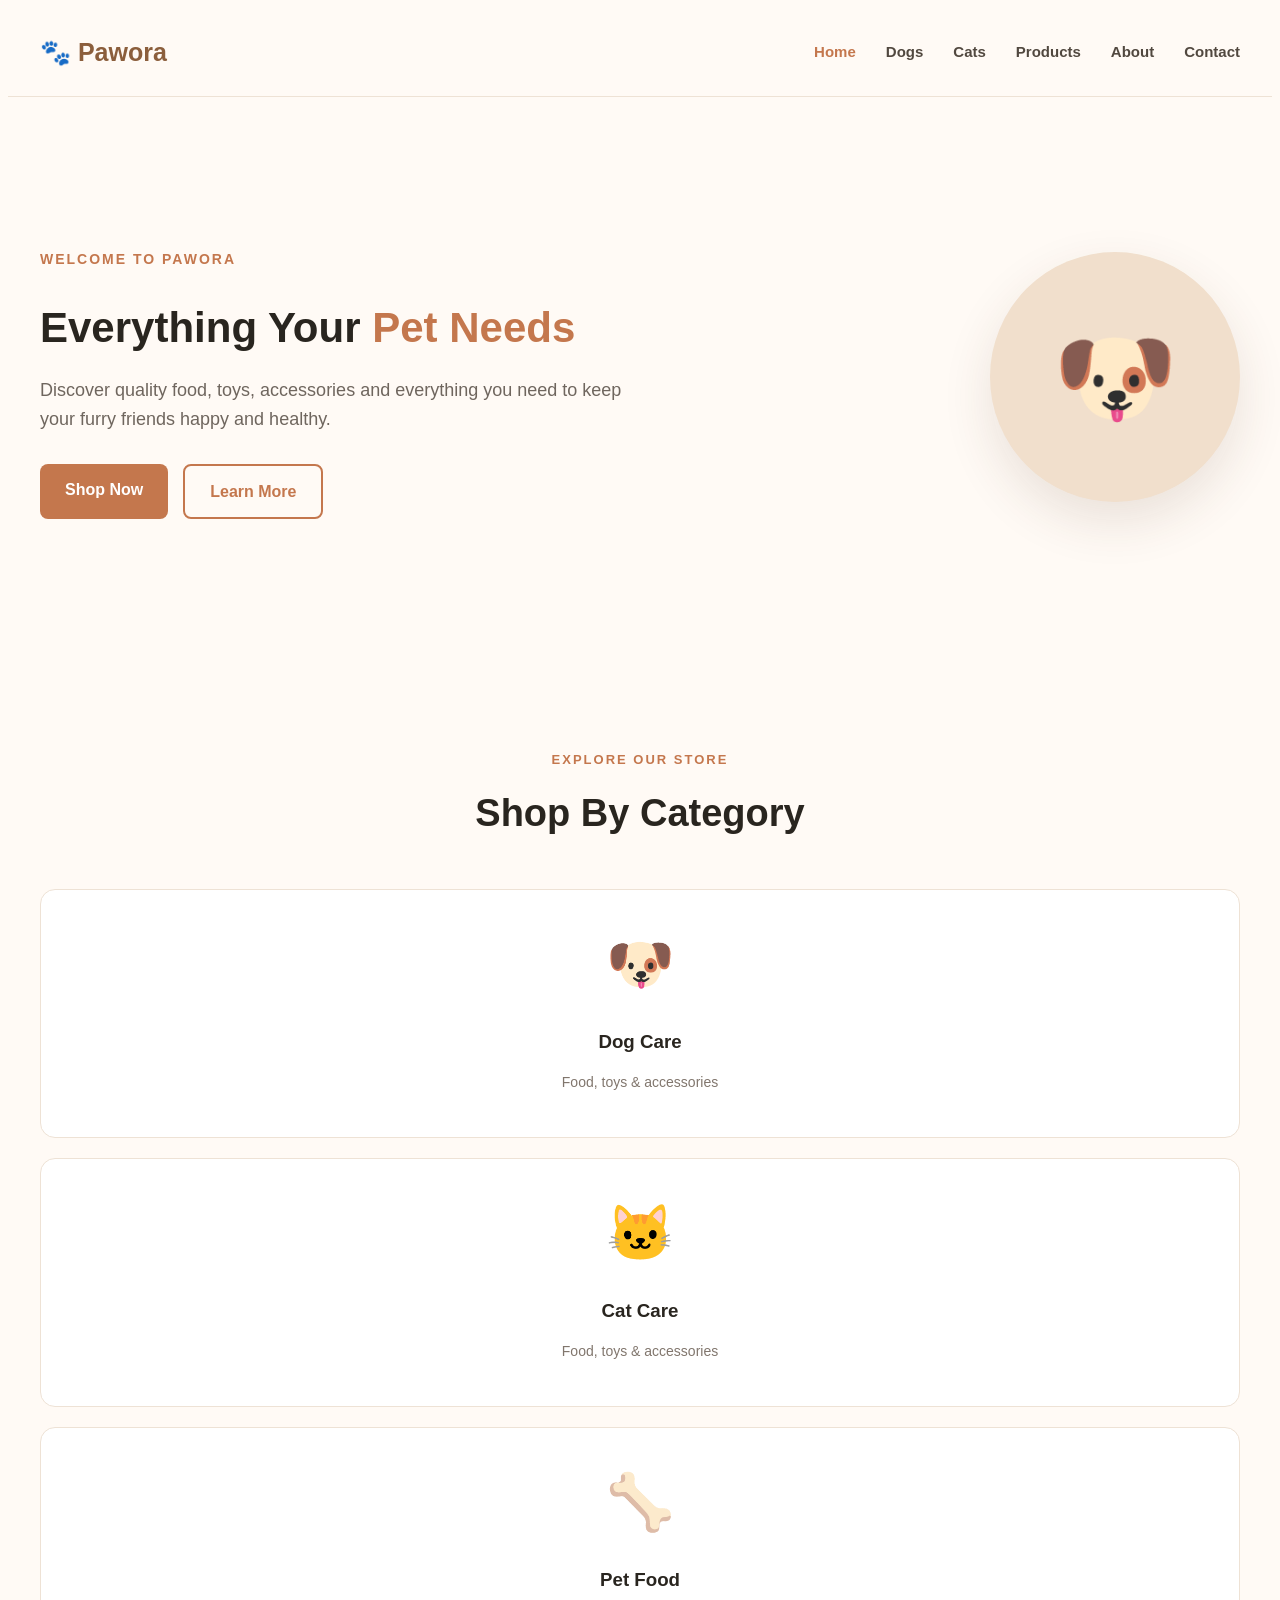
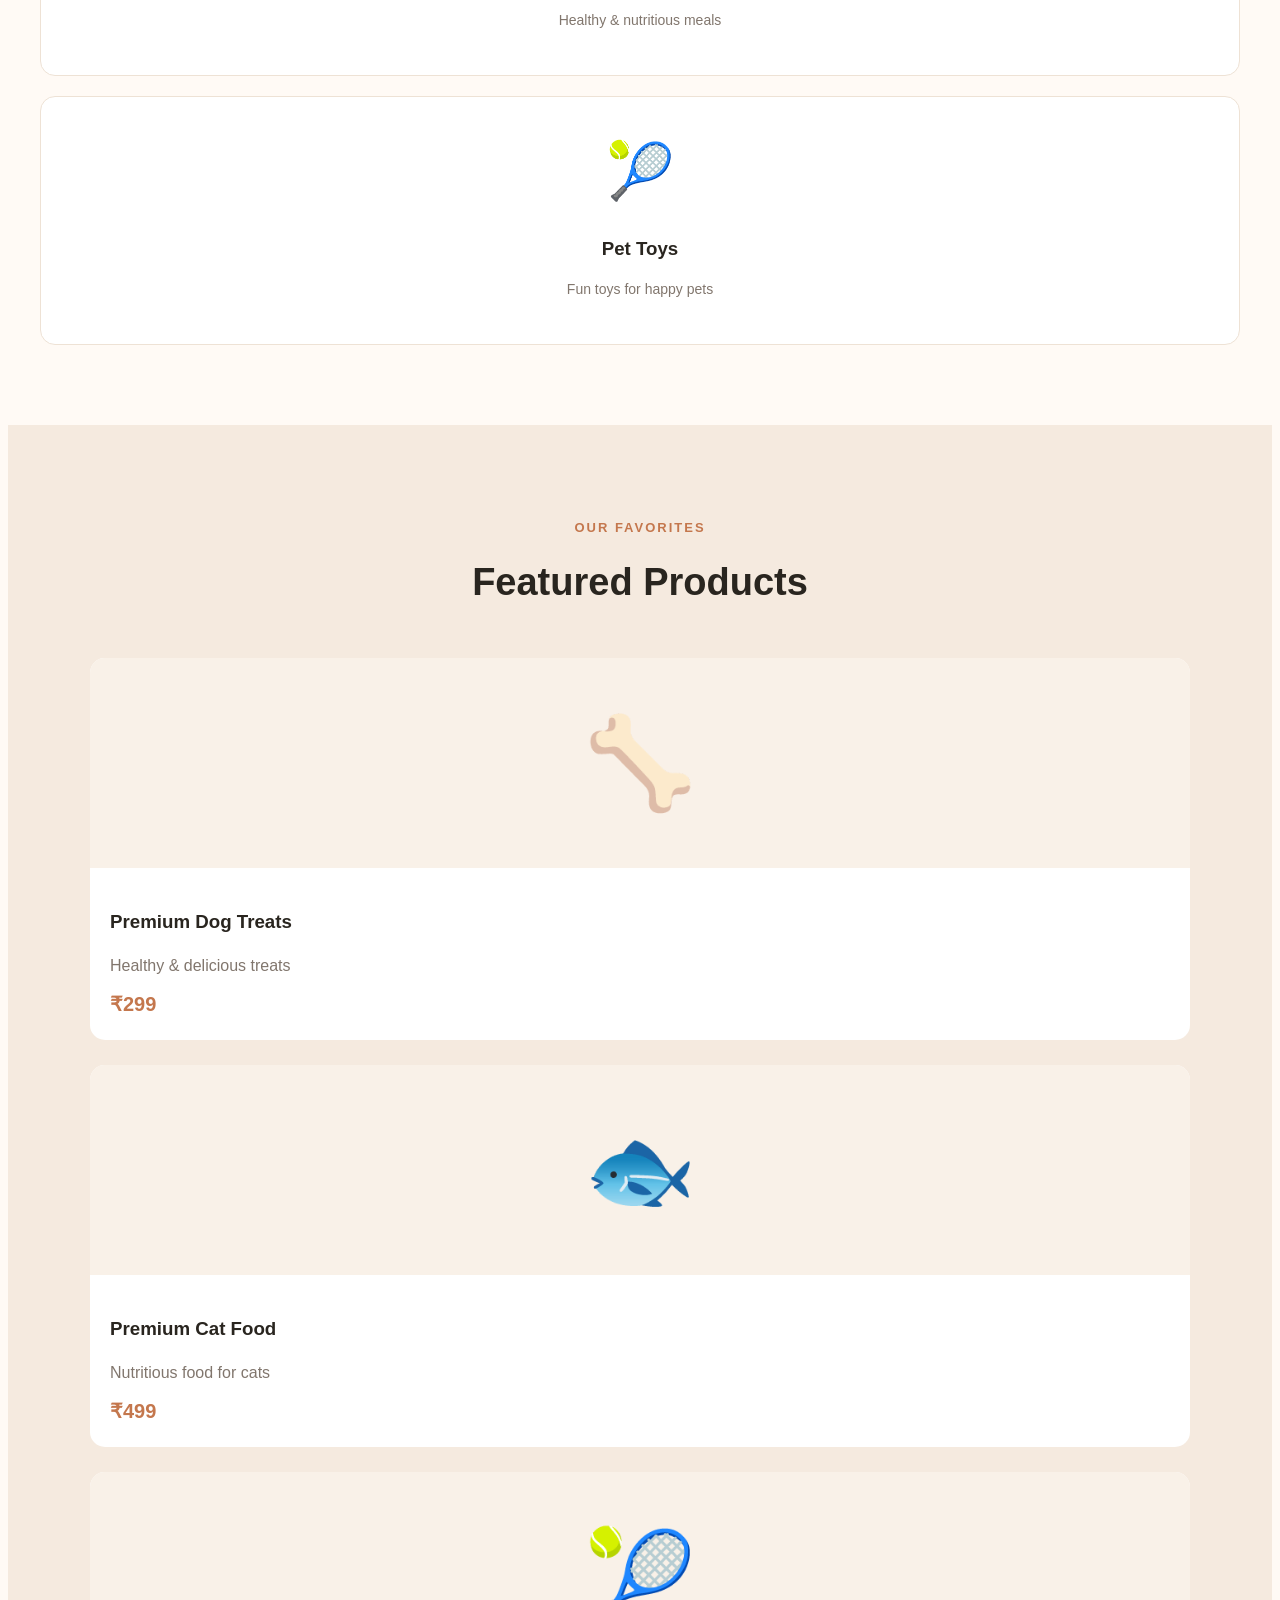
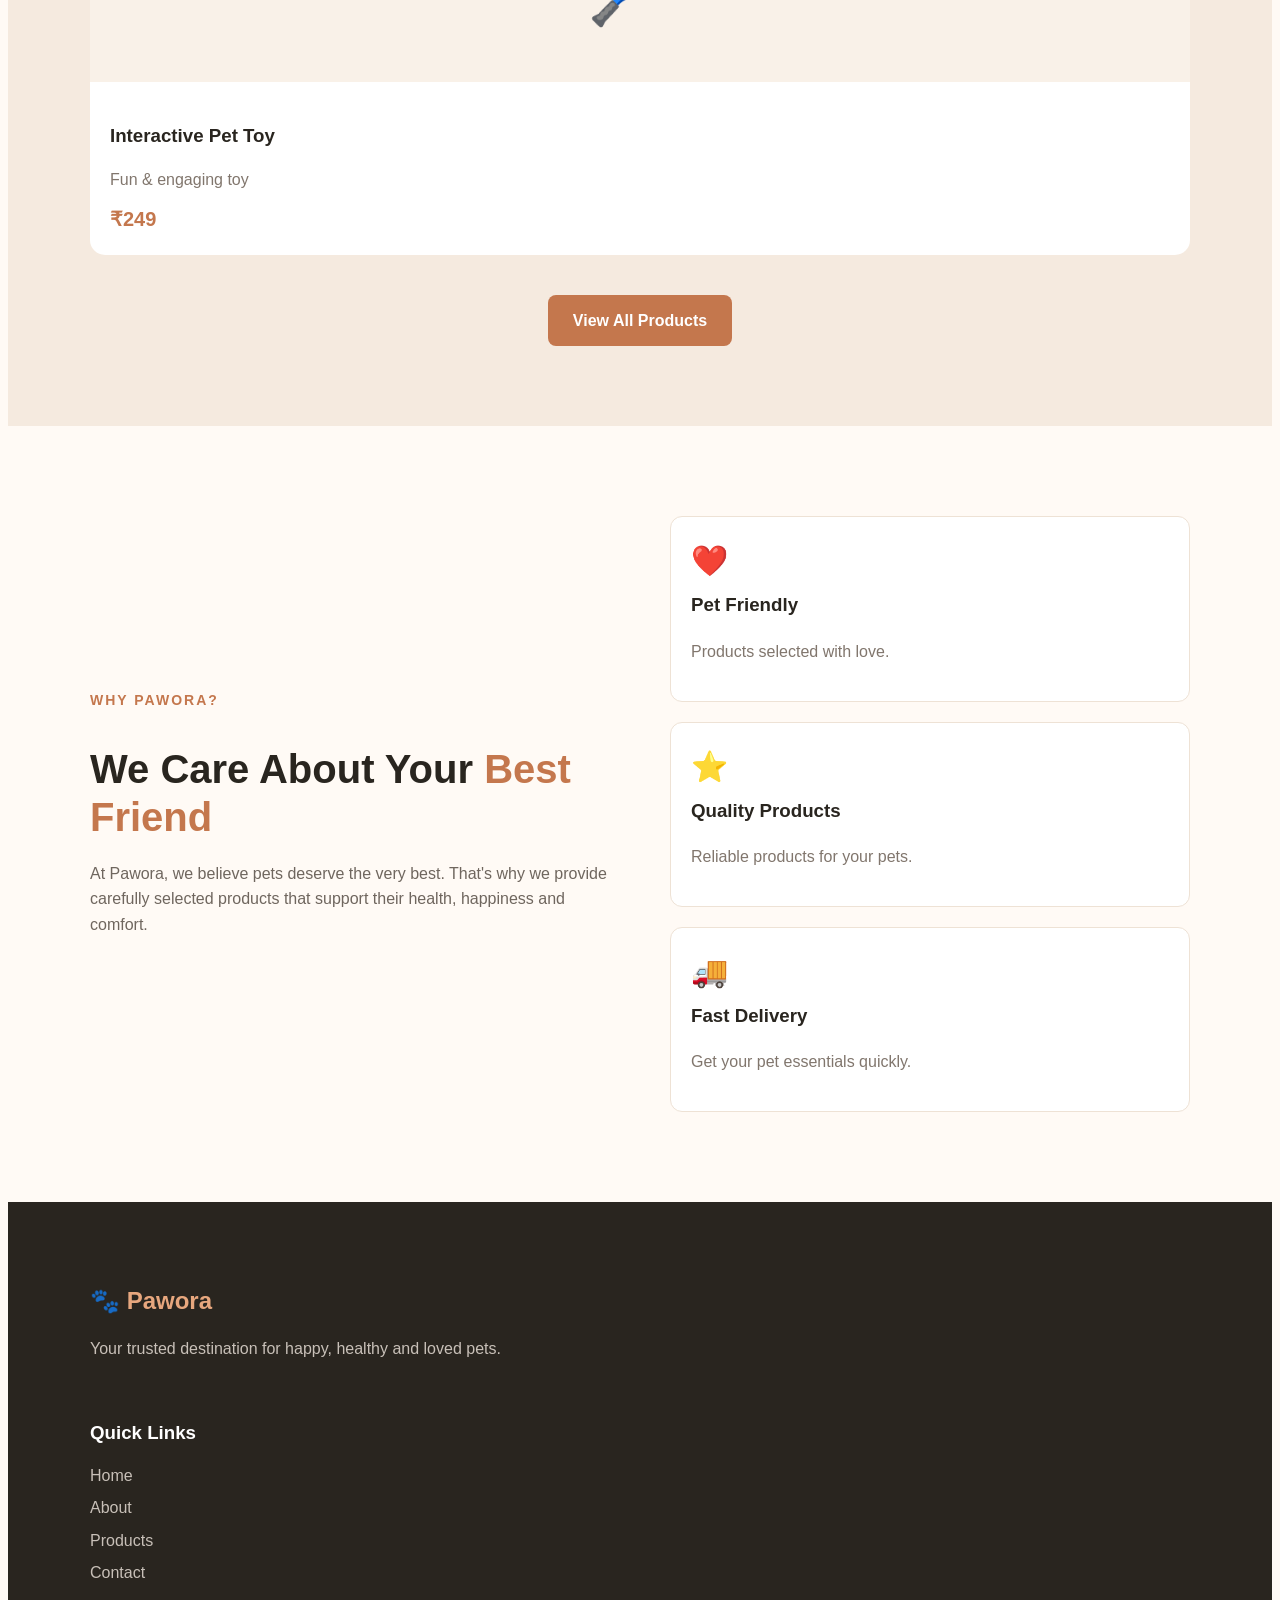
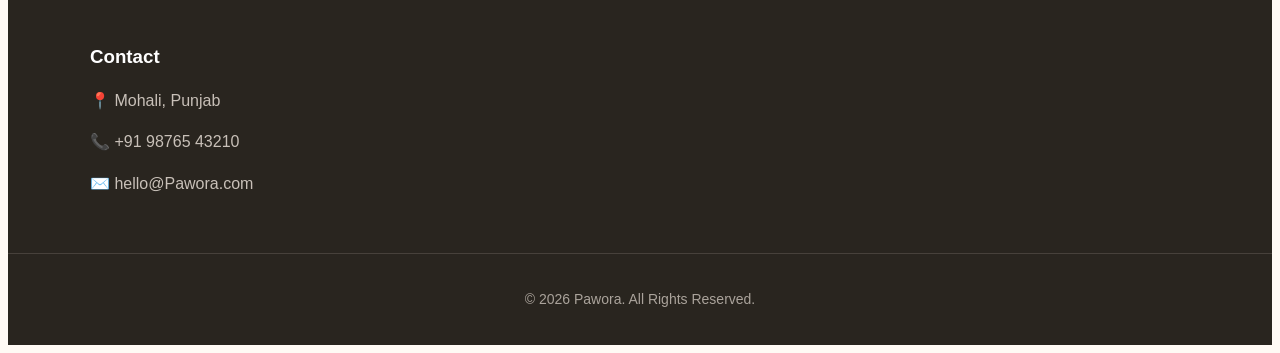
<file: index.html>
<!DOCTYPE html>
<html lang="en">
<head>
    <meta charset="UTF-8">
    <meta name="viewport" content="width=device-width, initial-scale=1.0">

    <title>Pawora | Pet Shop</title>

    <link rel="stylesheet" href="style.css">
</head>

<body>

    
   <!-- Navigation -->
<header>
    <nav class="navbar">

        <a href="index.html" class="logo">
            🐾 Pawora
        </a>

        <!-- Mobile Menu Toggle -->
        <input type="checkbox" id="menu-toggle">

        <label for="menu-toggle" class="menu-icon">
            ☰
        </label>

        <ul class="nav-links">
            <li><a href="index.html" class="active">Home</a></li>
            <li><a href="dogs.html">Dogs</a></li>
            <li><a href="cats.html">Cats</a></li>
            <li><a href="products.html">Products</a></li>
            <li><a href="about.html">About</a></li>
            <li><a href="contact.html">Contact</a></li>
        </ul>

    </nav>
</header>


    <!-- Hero Section -->
    <section class="hero">

        <div class="hero-content">

            <p class="hero-small">WELCOME TO PAWORA</p>

            <h1>
                Everything Your
                <span>Pet Needs</span>
            </h1>

            <p>
                Discover quality food, toys, accessories and
                everything you need to keep your furry friends
                happy and healthy.
            </p>

            <div class="hero-buttons">
                <a href="products.html" class="btn primary-btn">
                    Shop Now
                </a>

                <a href="about.html" class="btn secondary-btn">
                    Learn More
                </a>
            </div>

        </div>

        <div class="hero-image">
            <div class="pet-circle">
                🐶
            </div>
        </div>

    </section>


    <!-- Categories -->
    <section class="categories">

        <div class="section-heading">
            <p>EXPLORE OUR STORE</p>
            <h2>Shop By Category</h2>
        </div>

        <div class="category-container">

            <a href="dogs.html" class="category-card">
                <div class="category-icon">🐶</div>
                <h3>Dog Care</h3>
                <p>Food, toys & accessories</p>
            </a>

            <a href="cats.html" class="category-card">
                <div class="category-icon">🐱</div>
                <h3>Cat Care</h3>
                <p>Food, toys & accessories</p>
            </a>

            <a href="products.html" class="category-card">
                <div class="category-icon">🦴</div>
                <h3>Pet Food</h3>
                <p>Healthy & nutritious meals</p>
            </a>

            <a href="products.html" class="category-card">
                <div class="category-icon">🎾</div>
                <h3>Pet Toys</h3>
                <p>Fun toys for happy pets</p>
            </a>

        </div>

    </section>


    <!-- Featured Products -->
    <section class="featured">

        <div class="section-heading">
            <p>OUR FAVORITES</p>
            <h2>Featured Products</h2>
        </div>

        <div class="product-container">

            <div class="product-card">
                <div class="product-image">🦴</div>

                <div class="product-info">
                    <h3>Premium Dog Treats</h3>
                    <p>Healthy & delicious treats</p>
                    <strong>₹299</strong>
                </div>
            </div>


            <div class="product-card">
                <div class="product-image">🐟</div>

                <div class="product-info">
                    <h3>Premium Cat Food</h3>
                    <p>Nutritious food for cats</p>
                    <strong>₹499</strong>
                </div>
            </div>


            <div class="product-card">
                <div class="product-image">🎾</div>

                <div class="product-info">
                    <h3>Interactive Pet Toy</h3>
                    <p>Fun & engaging toy</p>
                    <strong>₹249</strong>
                </div>
            </div>

        </div>

        <div class="view-products">
            <a href="products.html" class="btn primary-btn">
                View All Products
            </a>
        </div>

    </section>


    <!-- Why Choose Us -->
    <section class="why-us">

        <div class="why-content">

            <p class="hero-small">WHY PAWORA?</p>

            <h2>
                We Care About Your
                <span>Best Friend</span>
            </h2>

            <p>
                At Pawora, we believe pets deserve the very best.
                That's why we provide carefully selected products
                that support their health, happiness and comfort.
            </p>

        </div>

        <div class="features">

            <div class="feature">
                <span>❤️</span>
                <h3>Pet Friendly</h3>
                <p>Products selected with love.</p>
            </div>

            <div class="feature">
                <span>⭐</span>
                <h3>Quality Products</h3>
                <p>Reliable products for your pets.</p>
            </div>

            <div class="feature">
                <span>🚚</span>
                <h3>Fast Delivery</h3>
                <p>Get your pet essentials quickly.</p>
            </div>

        </div>

    </section>


    <!-- Footer -->
    <footer>

        <div class="footer-content">

            <div>
                <h2>🐾 Pawora</h2>
                <p>
                    Your trusted destination for happy,
                    healthy and loved pets.
                </p>
            </div>

            <div>
                <h3>Quick Links</h3>
                <a href="index.html">Home</a>
                <a href="about.html">About</a>
                <a href="products.html">Products</a>
                <a href="contact.html">Contact</a>
            </div>

            <div>
                <h3>Contact</h3>
                <p>📍 Mohali, Punjab</p>
                <p>📞 +91 98765 43210</p>
                <p>✉️ hello@Pawora.com</p>
            </div>

        </div>

        <div class="copyright">
            <p>© 2026 Pawora. All Rights Reserved.</p>
        </div>

    </footer>

</body>
</html>
</file>
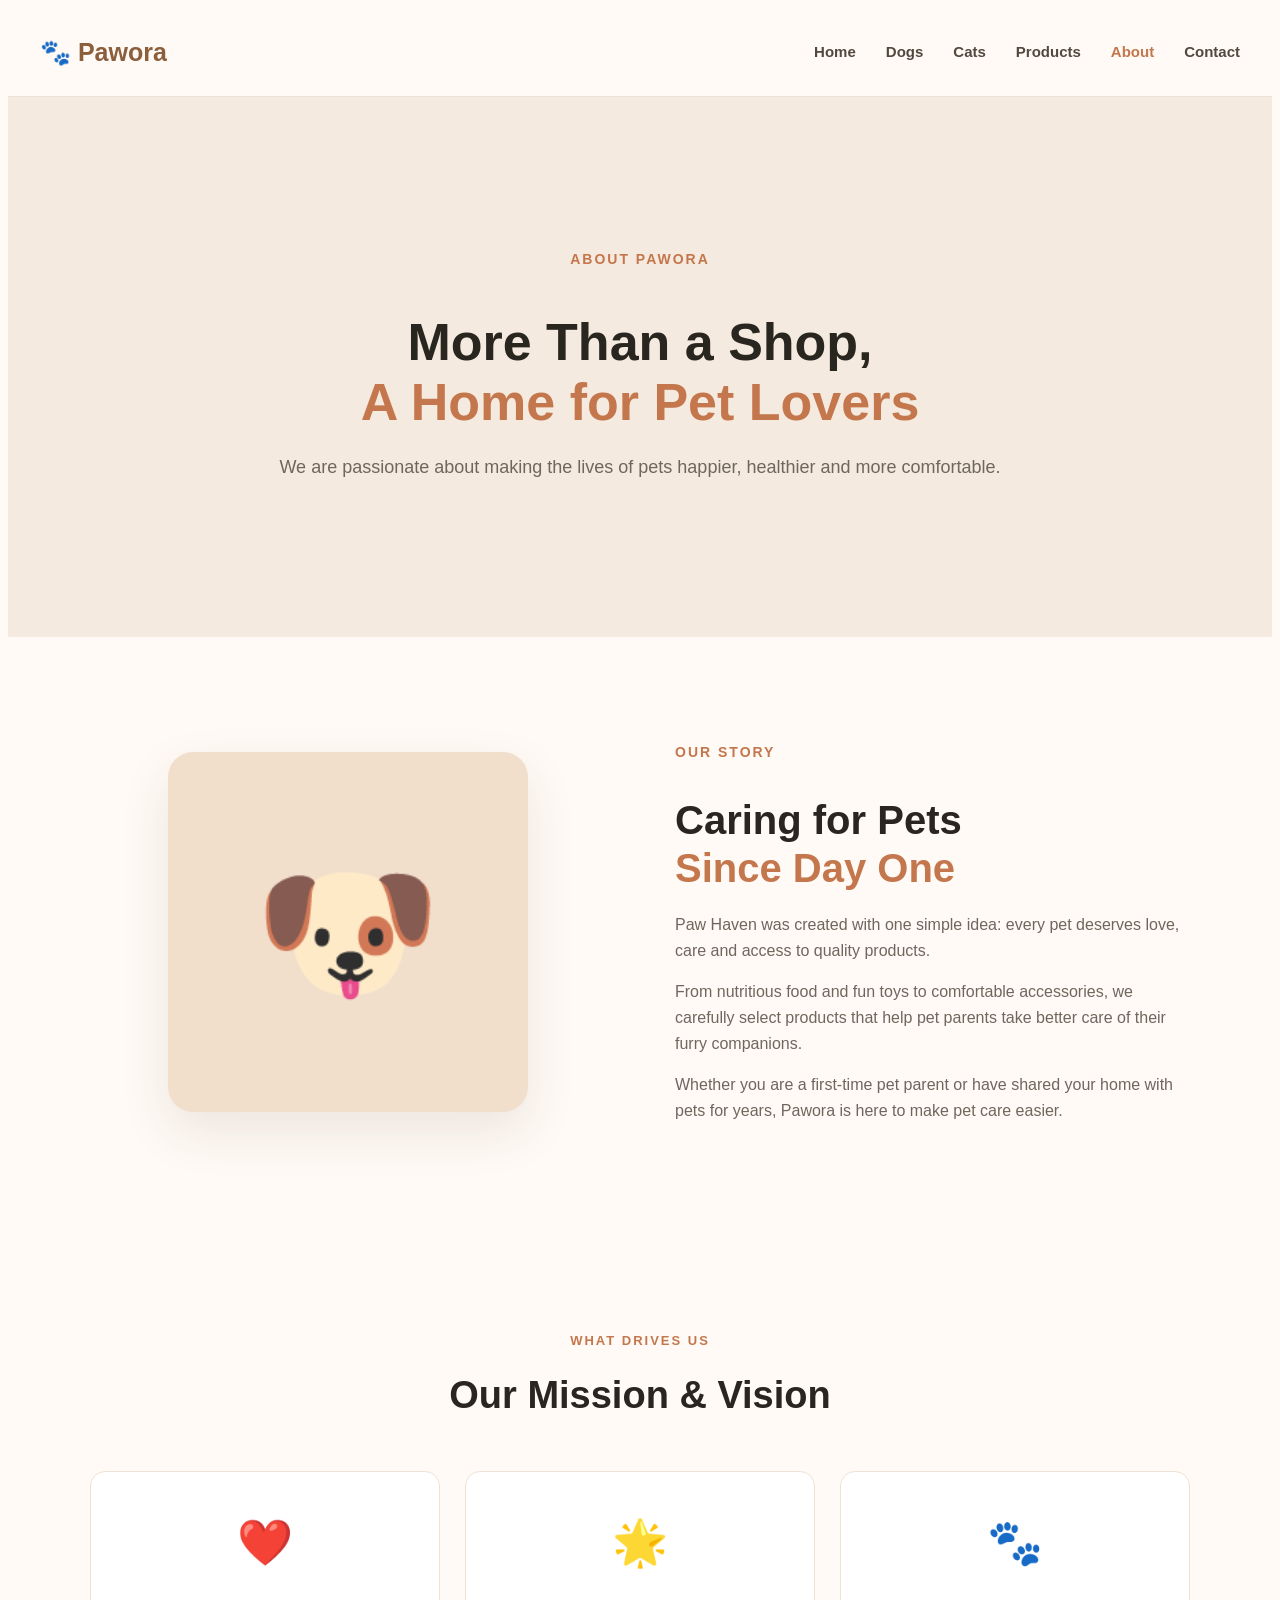
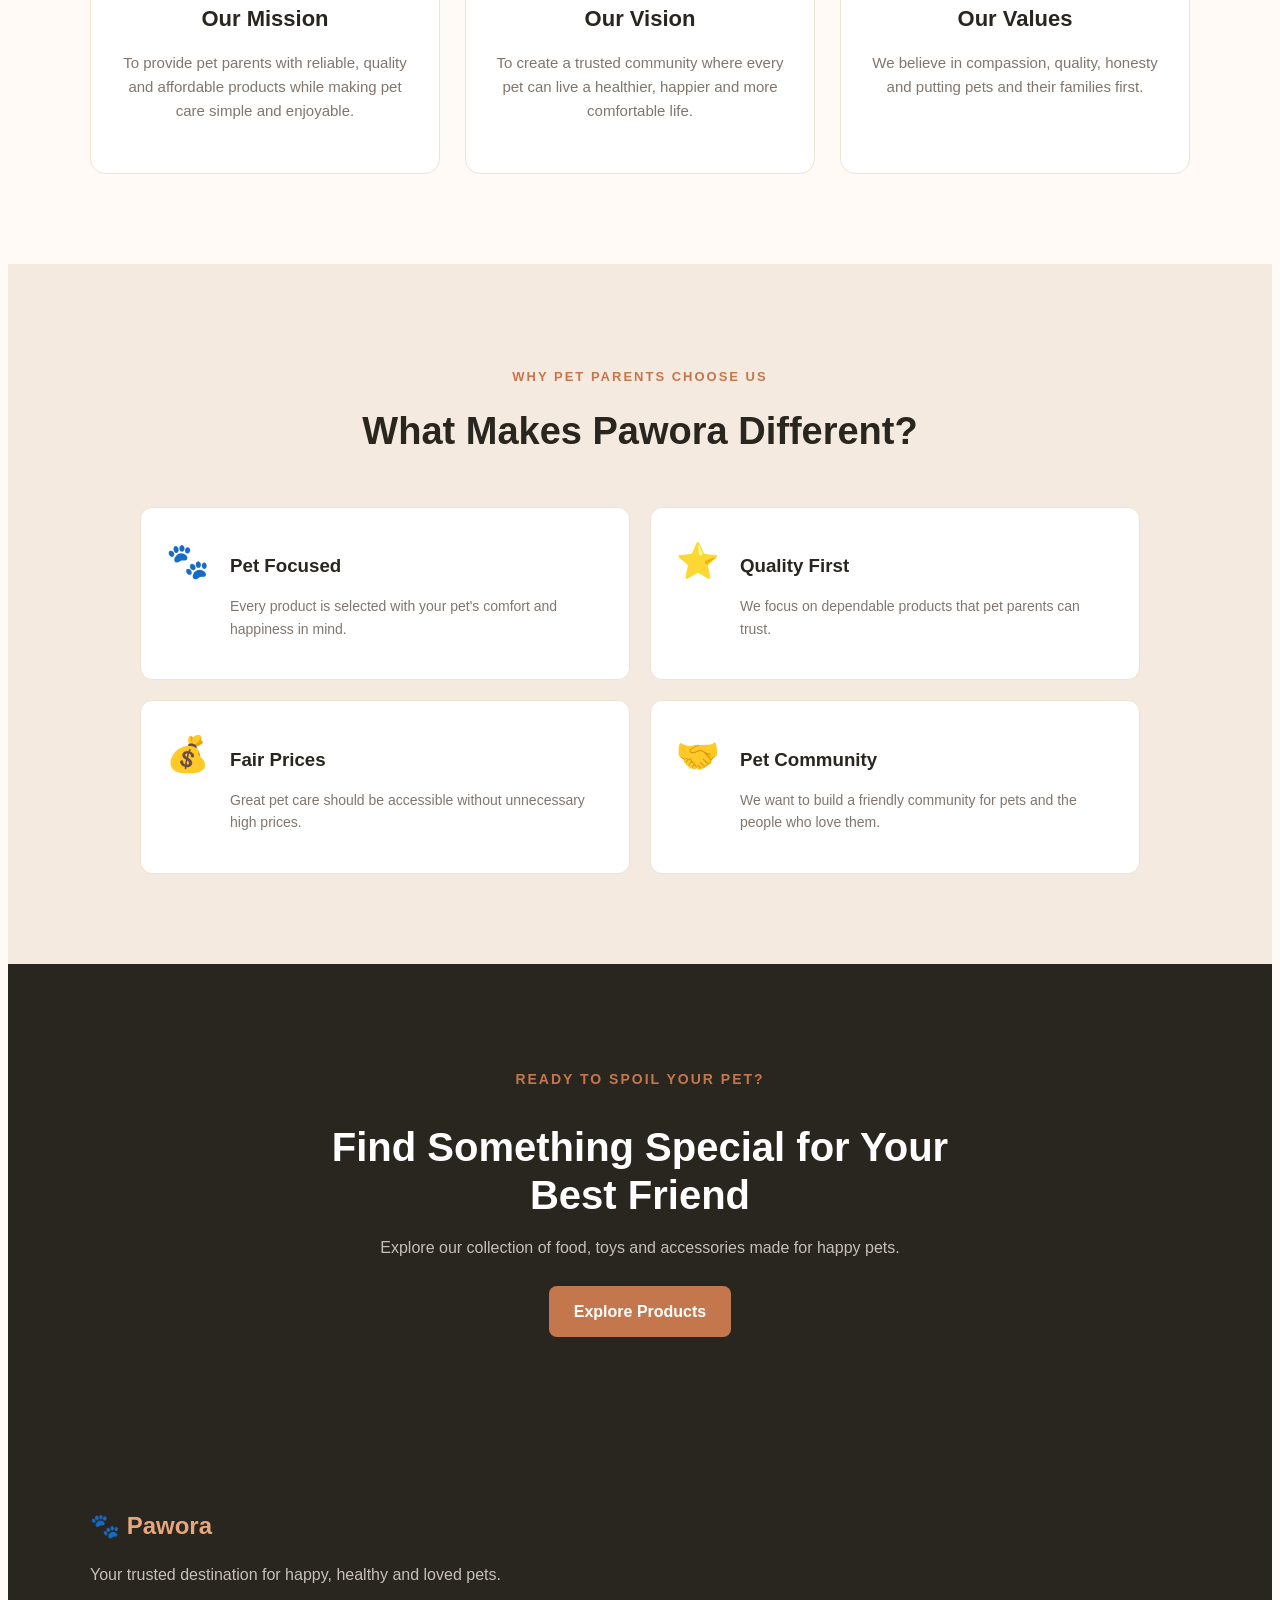
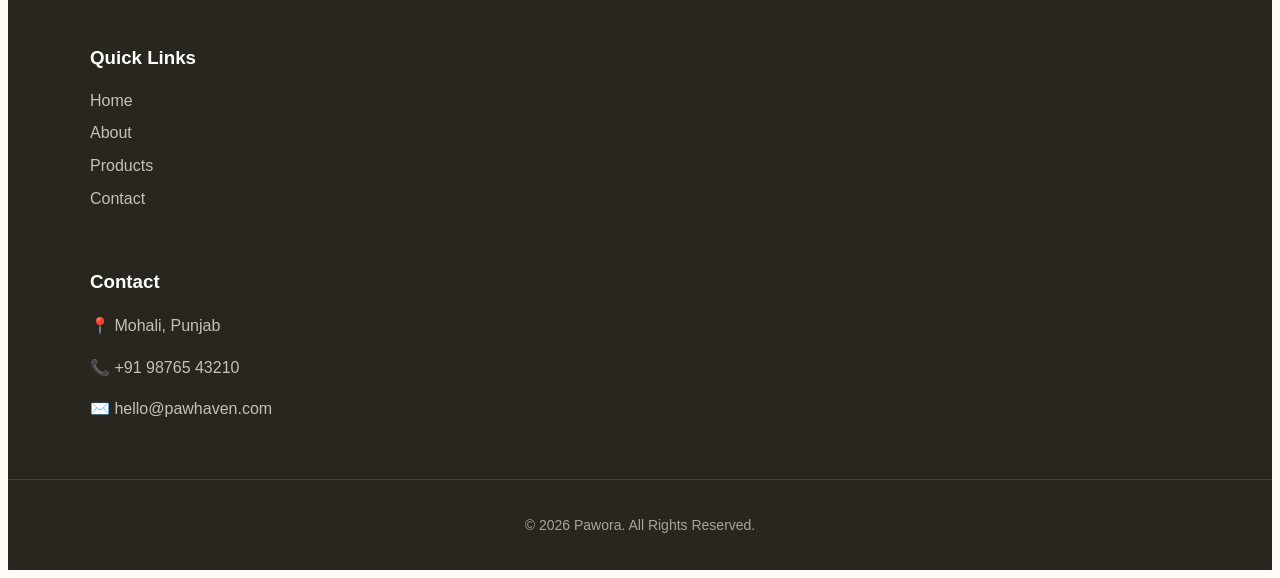
<file: about.html>
<!DOCTYPE html>
<html lang="en">

<head>
    <meta charset="UTF-8">
    <meta name="viewport" content="width=device-width, initial-scale=1.0">

    <title>About Us | Pawora</title>

    <link rel="stylesheet" href="style.css">
</head>

<body>

    <!-- Navigation -->
    <!-- Navigation -->
<header>
    <nav class="navbar">

        <a href="index.html" class="logo">
            🐾 Pawora
        </a>

        <!-- Mobile Menu Toggle -->
        <input type="checkbox" id="menu-toggle">

        <label for="menu-toggle" class="menu-icon">
            ☰
        </label>

        <ul class="nav-links">
            <li><a href="index.html" >Home</a></li>
            <li><a href="dogs.html">Dogs</a></li>
            <li><a href="cats.html">Cats</a></li>
            <li><a href="products.html">Products</a></li>
            <li><a href="about.html" class="active">About</a></li>
            <li><a href="contact.html">Contact</a></li>
        </ul>

    </nav>
</header>


    <!-- About Hero -->
    <section class="page-hero">

        <div class="page-hero-content">

            <p class="hero-small">ABOUT PAWORA</p>

            <h1>
                More Than a Shop,
                <span>A Home for Pet Lovers</span>
            </h1>

            <p>
                We are passionate about making the lives of pets
                happier, healthier and more comfortable.
            </p>

        </div>

    </section>


    <!-- Our Story -->
    <section class="about-story">

        <div class="about-image">
            <div class="about-pet">
                🐶
            </div>
        </div>

        <div class="about-content">

            <p class="hero-small">OUR STORY</p>

            <h2>
                Caring for Pets
                <span>Since Day One</span>
            </h2>

            <p>
                Paw Haven was created with one simple idea:
                every pet deserves love, care and access to
                quality products.
            </p>

            <p>
                From nutritious food and fun toys to comfortable
                accessories, we carefully select products that
                help pet parents take better care of their
                furry companions.
            </p>

            <p>
                Whether you are a first-time pet parent or have
                shared your home with pets for years, Pawora 
                is here to make pet care easier.
            </p>

        </div>

    </section>


    <!-- Mission & Vision -->
    <section class="mission-section">

        <div class="section-heading">

            <p>WHAT DRIVES US</p>

            <h2>Our Mission & Vision</h2>

        </div>


        <div class="mission-container">

            <div class="mission-card">

                <div class="mission-icon">
                    ❤️
                </div>

                <h3>Our Mission</h3>

                <p>
                    To provide pet parents with reliable,
                    quality and affordable products while
                    making pet care simple and enjoyable.
                </p>

            </div>


            <div class="mission-card">

                <div class="mission-icon">
                    🌟
                </div>

                <h3>Our Vision</h3>

                <p>
                    To create a trusted community where every
                    pet can live a healthier, happier and
                    more comfortable life.
                </p>

            </div>


            <div class="mission-card">

                <div class="mission-icon">
                    🐾
                </div>

                <h3>Our Values</h3>

                <p>
                    We believe in compassion, quality,
                    honesty and putting pets and their
                    families first.
                </p>

            </div>

        </div>

    </section>


    <!-- Why Choose Us -->
    <section class="about-features">

        <div class="section-heading">

            <p>WHY PET PARENTS CHOOSE US</p>

            <h2>What Makes Pawora Different?</h2>

        </div>


        <div class="about-feature-container">

            <div class="about-feature">
                <span>🐾</span>

                <div>
                    <h3>Pet Focused</h3>

                    <p>
                        Every product is selected with your
                        pet's comfort and happiness in mind.
                    </p>
                </div>
            </div>


            <div class="about-feature">
                <span>⭐</span>

                <div>
                    <h3>Quality First</h3>

                    <p>
                        We focus on dependable products that
                        pet parents can trust.
                    </p>
                </div>
            </div>


            <div class="about-feature">
                <span>💰</span>

                <div>
                    <h3>Fair Prices</h3>

                    <p>
                        Great pet care should be accessible
                        without unnecessary high prices.
                    </p>
                </div>
            </div>


            <div class="about-feature">
                <span>🤝</span>

                <div>
                    <h3>Pet Community</h3>

                    <p>
                        We want to build a friendly community
                        for pets and the people who love them.
                    </p>
                </div>
            </div>

        </div>

    </section>


    <!-- Call To Action -->
    <section class="about-cta">

        <div>

            <p class="hero-small">READY TO SPOIL YOUR PET?</p>

            <h2>
                Find Something Special
                for Your Best Friend
            </h2>

            <p>
                Explore our collection of food, toys and
                accessories made for happy pets.
            </p>

            <a href="products.html" class="btn primary-btn">
                Explore Products
            </a>

        </div>

    </section>


    <!-- Footer -->
    <footer>

        <div class="footer-content">

            <div>
                <h2>🐾 Pawora</h2>

                <p>
                    Your trusted destination for happy,
                    healthy and loved pets.
                </p>
            </div>


            <div>

                <h3>Quick Links</h3>

                <a href="index.html">Home</a>
                <a href="about.html">About</a>
                <a href="products.html">Products</a>
                <a href="contact.html">Contact</a>

            </div>


            <div>

                <h3>Contact</h3>

                <p>📍 Mohali, Punjab</p>
                <p>📞 +91 98765 43210</p>
                <p>✉️ hello@pawhaven.com</p>

            </div>

        </div>


        <div class="copyright">

            <p>
                © 2026 Pawora. All Rights Reserved.
            </p>

        </div>

    </footer>

</body>

</html>
</file>
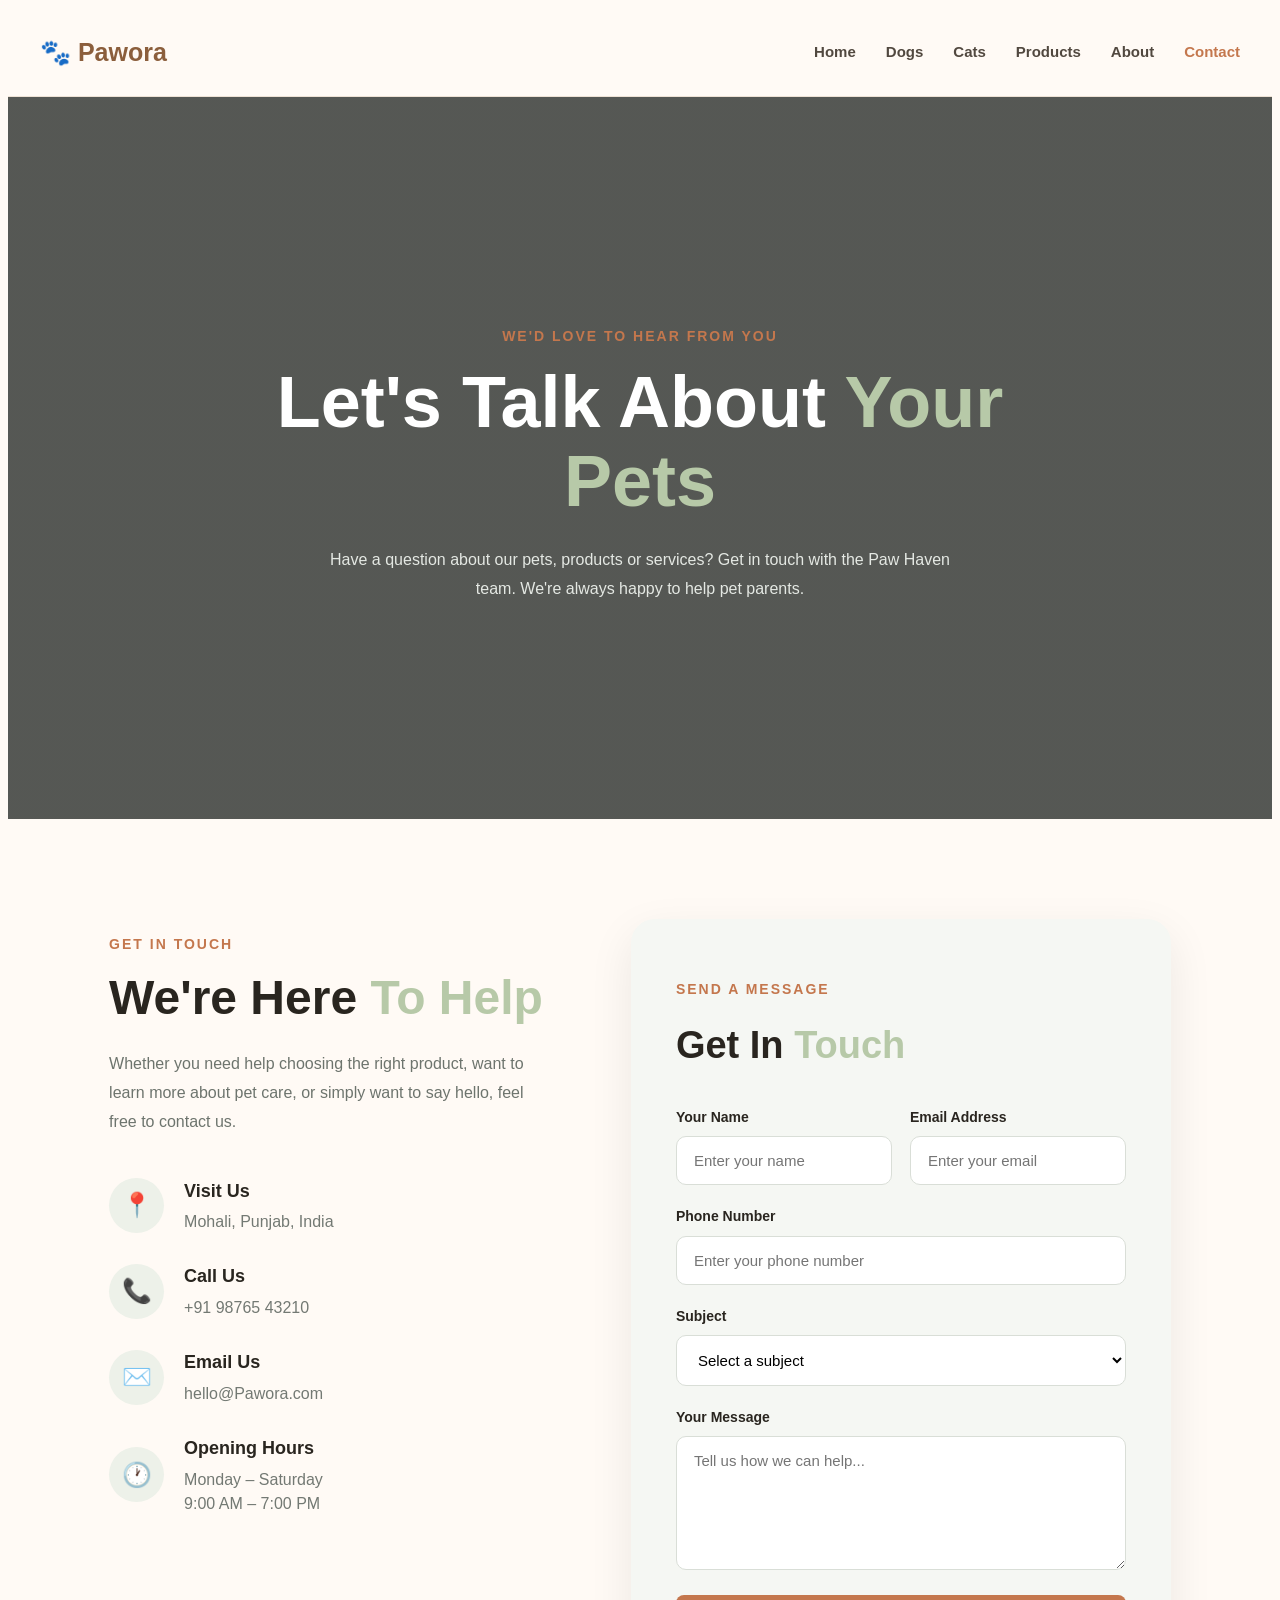
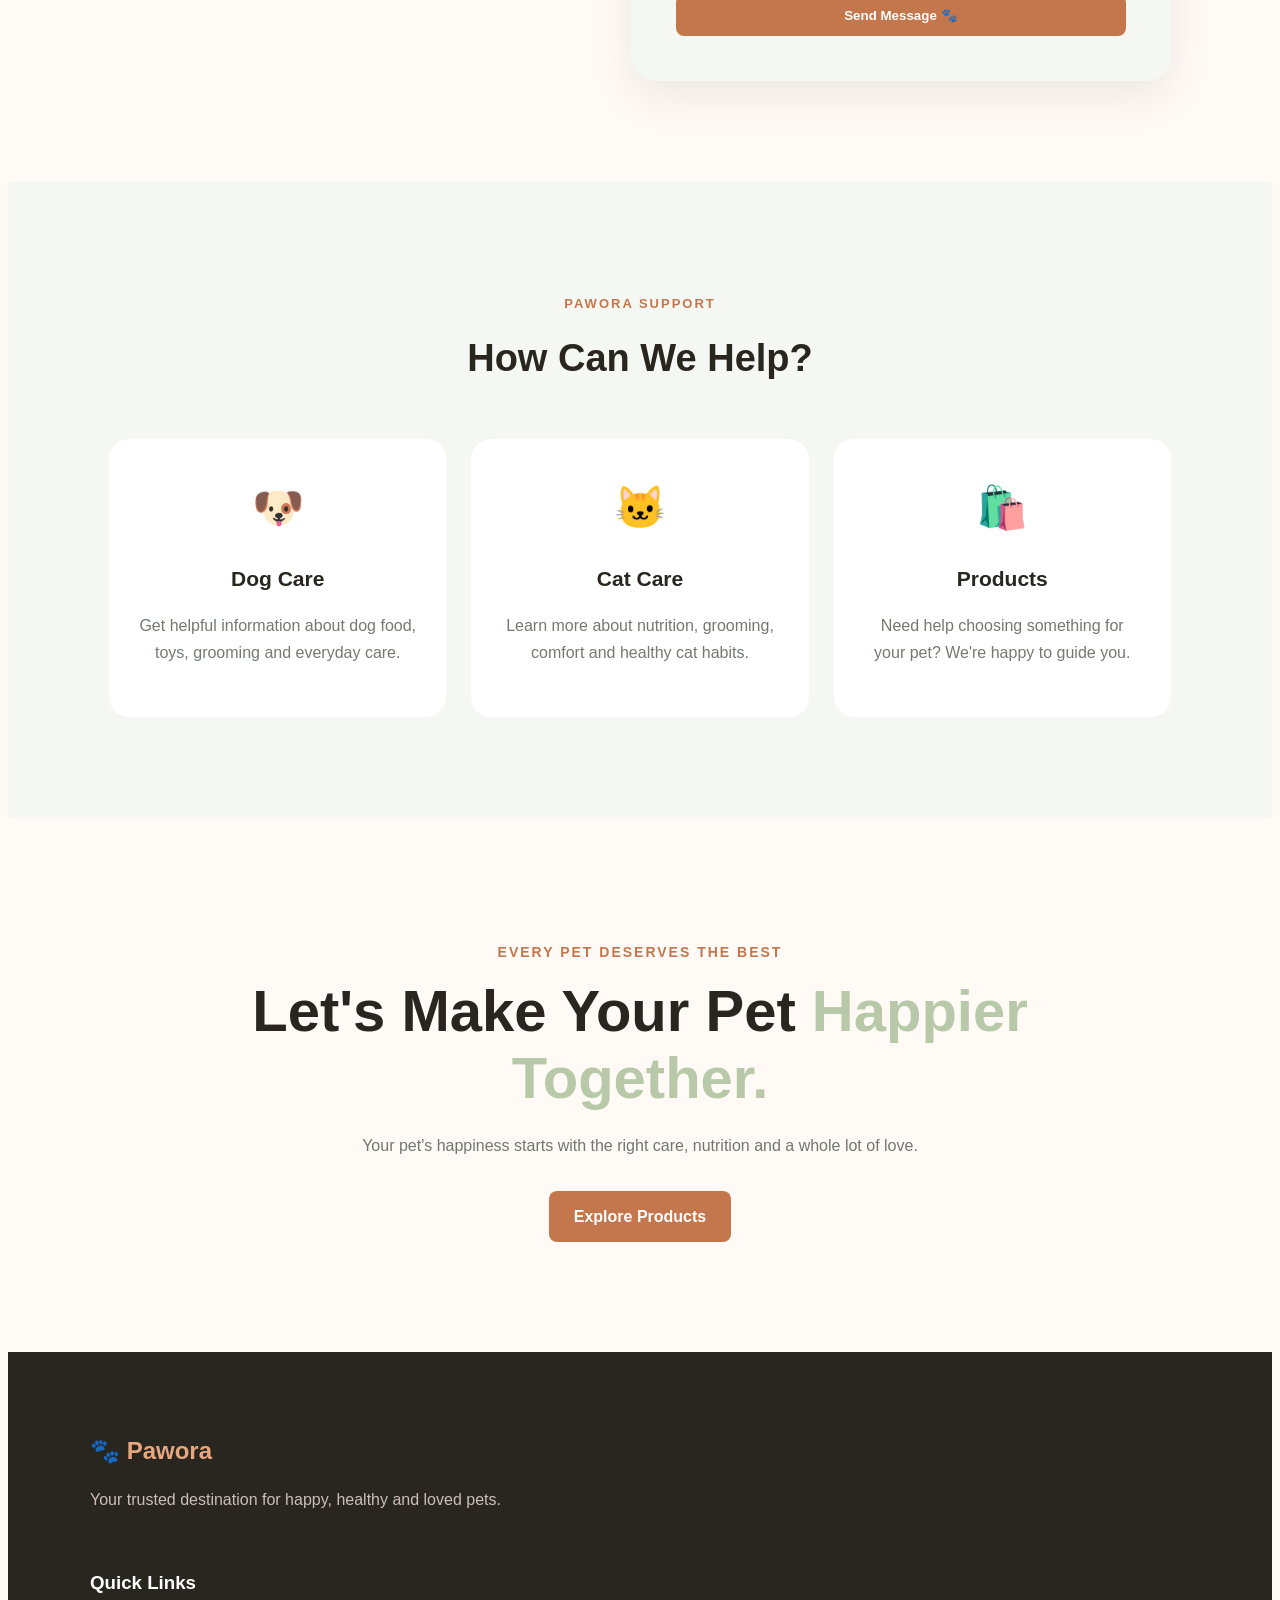
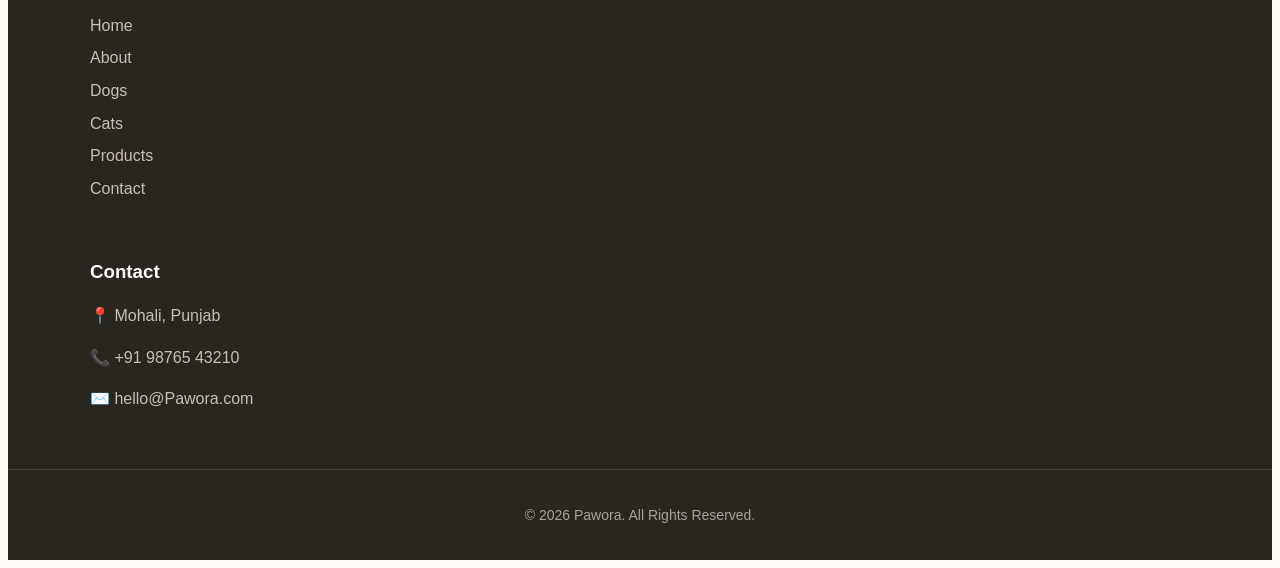
<file: contact.html>
<!DOCTYPE html>
<html lang="en">

<head>

    <meta charset="UTF-8">

    <meta name="viewport" content="width=device-width, initial-scale=1.0">

    <title>Contact | Pawora</title>

    <link rel="stylesheet" href="style.css">

</head>


<body>


    <!-- Navigation -->

    <!-- Navigation -->
<header>
    <nav class="navbar">

        <a href="index.html" class="logo">
            🐾 Pawora
        </a>

        <!-- Mobile Menu Toggle -->
        <input type="checkbox" id="menu-toggle">

        <label for="menu-toggle" class="menu-icon">
            ☰
        </label>

        <ul class="nav-links">
            <li><a href="index.html" >Home</a></li>
            <li><a href="dogs.html">Dogs</a></li>
            <li><a href="cats.html">Cats</a></li>
            <li><a href="products.html">Products</a></li>
            <li><a href="about.html">About</a></li>
            <li><a href="contact.html" class="active">Contact</a></li>
        </ul>

    </nav>
</header>



    <!-- Contact Hero -->

    <section class="contact-hero">

        <div class="contact-hero-content">

            <p class="hero-small">
                WE'D LOVE TO HEAR FROM YOU
            </p>

            <h1>
                Let's Talk About
                <span>Your Pets</span>
            </h1>

            <p>
                Have a question about our pets, products or services?
                Get in touch with the Paw Haven team. We're always
                happy to help pet parents.
            </p>

        </div>

    </section>



    <!-- Contact Information -->

    <section class="contact-section">

        <div class="contact-container">


            <!-- Contact Details -->

            <div class="contact-info">

                <p class="hero-small">
                    GET IN TOUCH
                </p>

                <h2>
                    We're Here
                    <span>To Help</span>
                </h2>

                <p class="contact-description">
                    Whether you need help choosing the right product,
                    want to learn more about pet care, or simply want
                    to say hello, feel free to contact us.
                </p>


                <!-- Location -->

                <div class="contact-item">

                    <div class="contact-icon">
                        📍
                    </div>

                    <div>

                        <h3>Visit Us</h3>

                        <p>
                            Mohali, Punjab, India
                        </p>

                    </div>

                </div>


                <!-- Phone -->

                <div class="contact-item">

                    <div class="contact-icon">
                        📞
                    </div>

                    <div>

                        <h3>Call Us</h3>

                        <p>
                            +91 98765 43210
                        </p>

                    </div>

                </div>


                <!-- Email -->

                <div class="contact-item">

                    <div class="contact-icon">
                        ✉️
                    </div>

                    <div>

                        <h3>Email Us</h3>

                        <p>
                            hello@Pawora.com
                        </p>

                    </div>

                </div>


                <!-- Opening Hours -->

                <div class="contact-item">

                    <div class="contact-icon">
                        🕐
                    </div>

                    <div>

                        <h3>Opening Hours</h3>

                        <p>
                            Monday – Saturday
                            <br>
                            9:00 AM – 7:00 PM
                        </p>

                    </div>

                </div>


            </div>



            <!-- Contact Form -->

            <div class="contact-form-container">

                <div class="form-heading">

                    <p class="hero-small">
                        SEND A MESSAGE
                    </p>

                    <h2>
                        Get In <span>Touch</span>
                    </h2>

                </div>


                <form class="contact-form">


                    <div class="form-row">

                        <div class="form-group">

                            <label for="name">
                                Your Name
                            </label>

                            <input
                                type="text"
                                id="name"
                                name="name"
                                placeholder="Enter your name"
                                required
                            >

                        </div>


                        <div class="form-group">

                            <label for="email">
                                Email Address
                            </label>

                            <input
                                type="email"
                                id="email"
                                name="email"
                                placeholder="Enter your email"
                                required
                            >

                        </div>

                    </div>



                    <div class="form-group">

                        <label for="phone">
                            Phone Number
                        </label>

                        <input
                            type="tel"
                            id="phone"
                            name="phone"
                            placeholder="Enter your phone number"
                        >

                    </div>



                    <div class="form-group">

                        <label for="subject">
                            Subject
                        </label>

                        <select
                            id="subject"
                            name="subject"
                        >

                            <option value="">
                                Select a subject
                            </option>

                            <option value="products">
                                Product Inquiry
                            </option>

                            <option value="pet-care">
                                Pet Care
                            </option>

                            <option value="dogs">
                                Dog Related
                            </option>

                            <option value="cats">
                                Cat Related
                            </option>

                            <option value="general">
                                General Question
                            </option>

                        </select>

                    </div>



                    <div class="form-group">

                        <label for="message">
                            Your Message
                        </label>

                        <textarea
                            id="message"
                            name="message"
                            rows="6"
                            placeholder="Tell us how we can help..."
                            required
                        ></textarea>

                    </div>



                    <button
                        type="submit"
                        class="btn primary-btn contact-submit"
                    >
                        Send Message 🐾
                    </button>


                </form>

            </div>


        </div>

    </section>



    <!-- Why Contact Us -->

    <section class="contact-help">

        <div class="section-heading">

            <p>
                PAWORA SUPPORT
            </p>

            <h2>
                How Can We Help?
            </h2>

        </div>


        <div class="help-cards">


            <div class="help-card">

                <div class="help-icon">
                    🐶
                </div>

                <h3>
                    Dog Care
                </h3>

                <p>
                    Get helpful information about dog food,
                    toys, grooming and everyday care.
                </p>

            </div>



            <div class="help-card">

                <div class="help-icon">
                    🐱
                </div>

                <h3>
                    Cat Care
                </h3>

                <p>
                    Learn more about nutrition, grooming,
                    comfort and healthy cat habits.
                </p>

            </div>



            <div class="help-card">

                <div class="help-icon">
                    🛍️
                </div>

                <h3>
                    Products
                </h3>

                <p>
                    Need help choosing something for your pet?
                    We're happy to guide you.
                </p>

            </div>


        </div>

    </section>



    <!-- Contact CTA -->

    <section class="contact-cta">

        <div>

            <p class="hero-small">
                EVERY PET DESERVES THE BEST
            </p>

            <h2>
                Let's Make Your Pet
                <span>Happier Together.</span>
            </h2>

            <p>
                Your pet's happiness starts with the right care,
                nutrition and a whole lot of love.
            </p>

            <a
                href="products.html"
                class="btn primary-btn"
            >
                Explore Products
            </a>

        </div>

    </section>



    <!-- Footer -->

    <footer>

        <div class="footer-content">


            <div>

                <h2>
                    🐾 Pawora
                </h2>

                <p>
                    Your trusted destination for happy,
                    healthy and loved pets.
                </p>

            </div>


            <div>

                <h3>
                    Quick Links
                </h3>

                <a href="index.html">
                    Home
                </a>

                <a href="about.html">
                    About
                </a>

                <a href="dogs.html">
                    Dogs
                </a>

                <a href="cats.html">
                    Cats
                </a>

                <a href="products.html">
                    Products
                </a>

                <a href="contact.html">
                    Contact
                </a>

            </div>


            <div>

                <h3>
                    Contact
                </h3>

                <p>
                    📍 Mohali, Punjab
                </p>

                <p>
                    📞 +91 98765 43210
                </p>

                <p>
                    ✉️ hello@Pawora.com
                </p>

            </div>


        </div>


        <div class="copyright">

            <p>
                © 2026 Pawora. All Rights Reserved.
            </p>

        </div>

    </footer>


</body>

</html>
</file>
<file: style.css>
css
/* =========================
   RESET
========================= */

* {
    margin: 0;
    padding: 0;
    box-sizing: border-box;
}

html {
    scroll-behavior: smooth;
}

body {
    font-family: Arial, Helvetica, sans-serif;
    background: #fffaf5;
    color: #29251f;
    line-height: 1.6;
}

a {
    text-decoration: none;
    color: inherit;
}


/* =========================
   NAVIGATION
========================= */

header {
    background: #fffaf5;
    border-bottom: 1px solid #eee2d5;
}

.navbar {
    max-width: 1200px;
    margin: auto;
    padding: 15px 25px;

    display: flex;
    align-items: center;
    justify-content: space-between;
}

.logo {
    font-size: 25px;
    font-weight: bold;
    color: #8b5e3c;
}

.nav-links {
    display: flex;
    gap: 30px;
    list-style: none;
}

.nav-links a {
    font-size: 15px;
    font-weight: 600;
    color: #51483f;
    transition: 0.3s;
}

.nav-links a:hover,
.nav-links a.active {
    color: #c4774d;
}


/* =========================
   HERO
========================= */

.hero {
    max-width: 1200px;
    min-height: 400px;

    margin: auto;
    padding: 80px 30px;

    display: flex;
    align-items: center;
    justify-content: space-between;
    gap: 50px;
}

.hero-content {
    max-width: 600px;
}

.hero-small {
    color: #c4774d;
    font-size: 14px;
    font-weight: bold;
    letter-spacing: 2px;
    margin-bottom: 15px;
}

.hero h1 {
    font-size: 60px;
    line-height: 1.1;
    margin-bottom: 25px;
}

.hero h1 span,
.why-content span {
    color: #c4774d;
}

.hero-content > p:not(.hero-small) {
    color: #6f665e;
    font-size: 18px;
    margin-bottom: 30px;
}

.hero-buttons {
    display: flex;
    gap: 15px;
}

.btn {
    display: inline-block;
    padding: 13px 25px;
    border-radius: 8px;
    font-weight: bold;
    transition: 0.3s;
}

.primary-btn {
    background: #c4774d;
    color: white;
}

.primary-btn:hover {
    background: #a85f39;
    transform: translateY(-3px);
}

.secondary-btn {
    border: 2px solid #c4774d;
    color: #c4774d;
}

.secondary-btn:hover {
    background: #c4774d;
    color: white;
}


/* Hero Image */

.hero-image {
    display: flex;
    justify-content: center;
    align-items: center;
}

.pet-circle {
    width: 350px;
    height: 350px;

    border-radius: 50%;
    background: #f1dfcc;

    display: flex;
    align-items: center;
    justify-content: center;

    font-size: 150px;

    box-shadow: 0 20px 50px rgba(80, 50, 30, 0.12);
}


/* =========================
   SECTION HEADING
========================= */

.section-heading {
    text-align: center;
    margin-bottom: 45px;
}

.section-heading p {
    color: #c4774d;
    font-size: 13px;
    font-weight: bold;
    letter-spacing: 2px;
}

.section-heading h2 {
    font-size: 38px;
    margin-top: 8px;
}


/* =========================
   CATEGORIES
========================= */

.categories {
    max-width: 1200px;
    margin: auto;
    padding: 80px 30px;
}

.category-container {
    display: grid;
    grid-template-columns: repeat(4, 1fr);
    gap: 20px;
}

.category-card {
    background: white;
    padding: 30px 20px;
    text-align: center;

    border: 1px solid #eee2d5;
    border-radius: 15px;

    transition: 0.3s;
}

.category-card:hover {
    transform: translateY(-8px);
    box-shadow: 0 15px 35px rgba(80, 50, 30, 0.1);
}

.category-icon {
    font-size: 55px;
    margin-bottom: 15px;
}

.category-card h3 {
    margin-bottom: 5px;
}

.category-card p {
    color: #81766d;
    font-size: 14px;
}


/* =========================
   FEATURED PRODUCTS
========================= */

.featured {
    background: #f5eadf;
    padding: 80px 30px;
}

.product-container {
    max-width: 1100px;
    margin: auto;

    display: grid;
    grid-template-columns: repeat(3, 1fr);
    gap: 25px;
}

.product-card {
    background: white;
    border-radius: 15px;
    overflow: hidden;

    transition: 0.3s;
}

.product-card:hover {
    transform: translateY(-7px);
    box-shadow: 0 15px 35px rgba(80, 50, 30, 0.12);
}

.product-image {
    height: 210px;
    background: #f9f1e8;

    display: flex;
    align-items: center;
    justify-content: center;

    font-size: 90px;
}

.product-info {
    padding: 20px;
}

.product-info h3 {
    margin-bottom: 5px;
}

.product-info p {
    color: #81766d;
    margin-bottom: 10px;
}

.product-info strong {
    color: #c4774d;
    font-size: 20px;
}

.view-products {
    text-align: center;
    margin-top: 40px;
}


/* =========================
   WHY US
========================= */

.why-us {
    max-width: 1100px;
    margin: auto;
    padding: 90px 30px;

    display: grid;
    grid-template-columns: 1fr 1fr;
    gap: 60px;
    align-items: center;
}

.why-content h2 {
    font-size: 40px;
    line-height: 1.2;
    margin-bottom: 20px;
}

.why-content > p:last-child {
    color: #6f665e;
}

.features {
    display: grid;
    gap: 20px;
}

.feature {
    padding: 20px;
    background: white;
    border: 1px solid #eee2d5;
    border-radius: 12px;
}

.feature span {
    font-size: 30px;
}

.feature h3 {
    margin-top: 5px;
}

.feature p {
    color: #81766d;
}


/* =========================
   FOOTER
========================= */

footer {
    background: #29251f;
    color: white;
    padding-top: 60px;
}

.footer-content {
    max-width: 1100px;
    margin: auto;
    padding: 0 30px 50px;

    display: grid;
    grid-template-columns: 2fr 1fr 1.5fr;
    gap: 50px;
}

.footer-content h2 {
    color: #e7a77e;
    margin-bottom: 15px;
}

.footer-content h3 {
    margin-bottom: 15px;
}

.footer-content p {
    color: #c8c0b8;
    margin-bottom: 7px;
}

.footer-content a {
    display: block;
    color: #c8c0b8;
    margin-bottom: 7px;
}

.footer-content a:hover {
    color: #e7a77e;
}

.copyright {
    text-align: center;
    padding: 20px;
    border-top: 1px solid #47413b;
    color: #aaa39b;
    font-size: 14px;
}


/* =========================
   RESPONSIVE
========================= */

@media (max-width: 900px) {

    .nav-links {
        gap: 15px;
    }

    .hero {
        flex-direction: column;
        text-align: center;
    }

    .hero-buttons {
        justify-content: center;
    }

    .category-container {
        grid-template-columns: repeat(2, 1fr);
    }

    .why-us {
        grid-template-columns: 1fr;
    }
}


/* @media (max-width: 650px) {

    .navbar {
        flex-direction: column;
        gap: 20px;
    } */

    /* .nav-links {
        flex-wrap: wrap;
        justify-content: center;
    } */

    .hero h1 {
        font-size: 42px;
    }

    .pet-circle {
        width: 250px;
        height: 250px;
        font-size: 100px;
    }

    .category-container,
    .product-container {
        grid-template-columns: 1fr;
    }

    .footer-content {
        grid-template-columns: 1fr;
        gap: 30px;
    }



/* =========================
   ABOUT PAGE
========================= */


/* About Hero */

.page-hero {
    min-height: 400px;

    display: flex;
    align-items: center;
    justify-content: center;

    text-align: center;

    padding: 70px 30px;

    background: #f5eadf;
}

.page-hero-content {
    max-width: 800px;
}

.page-hero h1 {
    font-size: 52px;
    line-height: 1.15;

    margin-bottom: 20px;
}

.page-hero h1 span {
    display: block;
    color: #c4774d;
}

.page-hero-content > p:last-child {
    color: #6f665e;
    font-size: 18px;
}


/* Our Story */

.about-story {
    max-width: 1100px;
    margin: auto;

    padding: 90px 30px;

    display: grid;
    grid-template-columns: 1fr 1fr;

    gap: 70px;

    align-items: center;
}

.about-image {
    display: flex;
    justify-content: center;
}

.about-pet {
    width: 360px;
    height: 360px;

    border-radius: 25px;

    background: #f1dfcc;

    display: flex;
    align-items: center;
    justify-content: center;

    font-size: 150px;

    box-shadow: 0 20px 50px rgba(80, 50, 30, 0.1);
}

.about-content h2 {
    font-size: 40px;
    line-height: 1.2;

    margin-bottom: 20px;
}

.about-content h2 span {
    display: block;
    color: #c4774d;
}

.about-content p:not(.hero-small) {
    color: #6f665e;
    margin-bottom: 15px;
}


/* Mission */

.mission-section {
    background: #fffaf5;

    padding: 90px 30px;
}

.mission-container {
    max-width: 1100px;
    margin: auto;

    display: grid;
    grid-template-columns: repeat(3, 1fr);

    gap: 25px;
}

.mission-card {
    background: white;

    padding: 35px 25px;

    text-align: center;

    border: 1px solid #eee2d5;

    border-radius: 15px;

    transition: 0.3s;
}

.mission-card:hover {
    transform: translateY(-7px);

    box-shadow: 0 15px 35px rgba(80, 50, 30, 0.1);
}

.mission-icon {
    font-size: 45px;

    margin-bottom: 15px;
}

.mission-card h3 {
    margin-bottom: 10px;

    font-size: 22px;
}

.mission-card p {
    color: #81766d;

    font-size: 15px;
}


/* About Features */

.about-features {
    background: #f5eadf;

    padding: 90px 30px;
}

.about-feature-container {
    max-width: 1000px;

    margin: auto;

    display: grid;

    grid-template-columns: repeat(2, 1fr);

    gap: 20px;
}

.about-feature {
    background: white;

    padding: 25px;

    border-radius: 12px;

    display: flex;

    gap: 20px;

    align-items: flex-start;

    border: 1px solid #eee2d5;

    transition: 0.3s;
}

.about-feature:hover {
    transform: translateY(-5px);
}

.about-feature > span {
    font-size: 35px;
}

.about-feature h3 {
    margin-bottom: 5px;
}

.about-feature p {
    color: #81766d;

    font-size: 14px;
}


/* CTA */

.about-cta {
    padding: 90px 30px;

    text-align: center;

    background: #29251f;

    color: white;
}

.about-cta > div {
    max-width: 700px;

    margin: auto;
}

.about-cta h2 {
    font-size: 40px;

    line-height: 1.2;

    margin-bottom: 15px;
}

.about-cta > div > p:not(.hero-small) {
    color: #c8c0b8;

    margin-bottom: 25px;
}


/* About Page Responsive */

@media (max-width: 800px) {

    .about-story {
        grid-template-columns: 1fr;

        text-align: center;
    }

    .about-image {
        order: 2;
    }

    .about-content {
        order: 1;
    }

    .mission-container {
        grid-template-columns: 1fr;
    }

    .about-feature-container {
        grid-template-columns: 1fr;
    }

}


@media (max-width: 600px) {

    .page-hero h1 {
        font-size: 38px;
    }

    .about-content h2 {
        font-size: 34px;
    }

    .about-pet {
        width: 280px;
        height: 280px;

        font-size: 110px;
    }

    .about-cta h2 {
        font-size: 32px;
    }

}


/* =========================
   DOGS PAGE
========================= */


/* Dogs Hero */

.dogs-hero {
    max-width: 1200px;
    min-height: 400px;

    margin: auto;
    padding: 80px 30px;

    display: grid;
    grid-template-columns: 1fr 1fr;

    gap: 70px;

    align-items: center;
}

.dogs-hero-content {
    max-width: 550px;
}

.dogs-hero-content h1 {
    font-size: 58px;
    line-height: 1.1;

    margin-bottom: 25px;
}

.dogs-hero-content h1 span {
    display: block;
    color: #c4774d;
}

.dogs-hero-content > p:not(.hero-small) {
    color: #6f665e;
    font-size: 18px;

    margin-bottom: 30px;
}

.dogs-hero-image {
    height: 480px;

    border-radius: 25px;

    overflow: hidden;

    box-shadow: 0 20px 50px rgba(80, 50, 30, 0.15);
}

.dogs-hero-image img {
    width: 100%;
    height: 100%;

    object-fit: cover;

    transition: 0.5s;
}

.dogs-hero-image:hover img {
    transform: scale(1.05);
}


/* =========================
   BREEDS
========================= */

.dog-breeds {
    background: #f5eadf;

    padding: 90px 30px;
}

.breed-container {
    max-width: 1100px;

    margin: auto;

    display: grid;

    grid-template-columns: repeat(3, 1fr);

    gap: 25px;
}

.breed-card {
    background: white;

    border-radius: 16px;

    overflow: hidden;

    box-shadow: 0 8px 25px rgba(80, 50, 30, 0.08);

    transition: 0.3s;
}

.breed-card:hover {
    transform: translateY(-8px);

    box-shadow: 0 18px 35px rgba(80, 50, 30, 0.14);
}

.breed-card img {
    width: 100%;
    height: 280px;

    object-fit: cover;

    display: block;
}

.breed-info {
    padding: 20px;
}

.breed-info h3 {
    margin-bottom: 5px;
}

.breed-info p {
    color: #81766d;

    font-size: 14px;
}


/* =========================
   DOG PRODUCTS
========================= */

.dog-products {
    padding: 90px 30px;

    background: #fffaf5;
}

.dog-product-container {
    max-width: 1100px;

    margin: auto;

    display: grid;

    grid-template-columns: repeat(2, 1fr);

    gap: 30px;
}

.dog-product-card {
    background: white;

    border: 1px solid #eee2d5;

    border-radius: 16px;

    overflow: hidden;

    display: grid;

    grid-template-columns: 45% 55%;

    transition: 0.3s;
}

.dog-product-card:hover {
    transform: translateY(-6px);

    box-shadow: 0 15px 35px rgba(80, 50, 30, 0.12);
}

.dog-product-image {
    height: 280px;

    overflow: hidden;

    background: #f5eadf;
}

.dog-product-image img {
    width: 100%;
    height: 100%;

    object-fit: cover;

    transition: 0.4s;
}

.dog-product-card:hover .dog-product-image img {
    transform: scale(1.08);
}

.dog-product-info {
    padding: 25px;

    display: flex;
    flex-direction: column;
    justify-content: center;
}

.product-tag {
    color: #c4774d;

    font-size: 11px;

    font-weight: bold;

    letter-spacing: 1.5px;

    margin-bottom: 8px;
}

.dog-product-info h3 {
    font-size: 20px;

    margin-bottom: 8px;
}

.dog-product-info p {
    color: #81766d;

    font-size: 14px;

    margin-bottom: 18px;
}

.price-row {
    display: flex;

    align-items: center;

    justify-content: space-between;
}

.price-row strong {
    color: #29251f;

    font-size: 21px;
}

.price-row a {
    background: #c4774d;

    color: white;

    padding: 8px 14px;

    border-radius: 6px;

    font-size: 13px;

    font-weight: bold;

    transition: 0.3s;
}

.price-row a:hover {
    background: #a85f39;
}


/* =========================
   DOG CARE
========================= */

.dog-care {
    max-width: 1100px;

    margin: auto;

    padding: 90px 30px;

    display: grid;

    grid-template-columns: 1fr 1fr;

    gap: 70px;

    align-items: center;
}

.dog-care-image {
    height: 480px;

    border-radius: 20px;

    overflow: hidden;
}

.dog-care-image img {
    width: 100%;
    height: 100%;

    object-fit: cover;
}

.dog-care-content h2 {
    font-size: 40px;

    line-height: 1.2;

    margin-bottom: 20px;
}

.dog-care-content h2 span {
    display: block;

    color: #c4774d;
}

.dog-care-content > p:not(.hero-small) {
    color: #6f665e;

    margin-bottom: 25px;
}

.care-list {
    display: grid;

    gap: 15px;
}

.care-item {
    display: flex;

    gap: 15px;

    padding: 15px;

    background: #f8f0e7;

    border-radius: 10px;
}

.care-item > span {
    font-size: 27px;
}

.care-item h3 {
    font-size: 16px;

    margin-bottom: 2px;
}

.care-item p {
    color: #81766d;

    font-size: 13px;
}


/* =========================
   DOG CTA
========================= */

.dogs-cta {
    background: #29251f;

    color: white;

    text-align: center;

    padding: 90px 30px;
}

.dogs-cta h2 {
    font-size: 42px;

    margin-bottom: 10px;
}

.dogs-cta > p:not(.hero-small) {
    color: #c8c0b8;

    margin-bottom: 25px;
}


/* =========================
   DOGS RESPONSIVE
========================= */

@media (max-width: 850px) {

    .dogs-hero {
        grid-template-columns: 1fr;

        text-align: center;
    }

    .dogs-hero-content {
        margin: auto;
    }

    .dogs-hero-image {
        height: 400px;
    }

    .breed-container {
        grid-template-columns: 1fr;
    }

    .dog-product-container {
        grid-template-columns: 1fr;
    }

    .dog-care {
        grid-template-columns: 1fr;
    }

}


@media (max-width: 600px) {

    .dogs-hero {
        padding-top: 50px;
    }

    .dogs-hero-content h1 {
        font-size: 42px;
    }

    .dogs-hero-image {
        height: 350px;
    }

    .dog-product-card {
        grid-template-columns: 1fr;
    }

    .dog-product-image {
        height: 250px;
    }

    .dog-care-content h2 {
        font-size: 33px;
    }

    .dog-care-image {
        height: 350px;
    }

    .dogs-cta h2 {
        font-size: 32px;
    }

}

/* =========================
   CATS PAGE
========================= */


/* Cats Hero */

.cats-hero {
    max-width: 1200px;
    min-height: 400px;

    margin: auto;
    padding: 70px 30px;

    display: grid;
    grid-template-columns: 1fr 1fr;

    gap: 70px;

    align-items: center;
}

.cats-hero-image {
    height: 500px;

    border-radius: 30px;

    overflow: hidden;

    order: 1;

    box-shadow: 0 20px 50px rgba(80, 50, 30, 0.15);
}

.cats-hero-image img {
    width: 100%;
    height: 100%;

    object-fit: cover;

    transition: 0.5s;
}

.cats-hero-image:hover img {
    transform: scale(1.05);
}

.cats-hero-content {
    order: 2;

    max-width: 550px;
}

.cats-hero-content h1 {
    font-size: 57px;

    line-height: 1.1;

    margin-bottom: 25px;
}

.cats-hero-content h1 span {
    display: block;

    color: #c4774d;
}

.cats-hero-content > p:not(.hero-small) {
    color: #6f665e;

    font-size: 18px;

    margin-bottom: 30px;
}


/* =========================
   CAT PERSONALITY
========================= */

.cat-intro {
    padding: 90px 30px;

    background: #f5eadf;
}

.cat-personality {
    max-width: 1100px;

    margin: auto;

    display: grid;

    grid-template-columns: repeat(4, 1fr);

    gap: 20px;
}

.personality-card {
    background: white;

    padding: 30px 20px;

    text-align: center;

    border-radius: 15px;

    border: 1px solid #eee2d5;

    transition: 0.3s;
}

.personality-card:hover {
    transform: translateY(-7px);

    box-shadow: 0 15px 30px rgba(80, 50, 30, 0.1);
}

.personality-card span {
    font-size: 45px;

    display: block;

    margin-bottom: 12px;
}

.personality-card h3 {
    margin-bottom: 8px;
}

.personality-card p {
    color: #81766d;

    font-size: 14px;
}


/* =========================
   CAT BREEDS
========================= */

.cat-breeds {
    padding: 90px 30px;

    background: #fffaf5;
}

.cat-breed-container {
    max-width: 1100px;

    margin: auto;

    display: grid;

    grid-template-columns: repeat(3, 1fr);

    gap: 25px;
}

.cat-breed-card {
    background: white;

    border-radius: 18px;

    overflow: hidden;

    border: 1px solid #eee2d5;

    transition: 0.3s;
}

.cat-breed-card:hover {
    transform: translateY(-8px);

    box-shadow: 0 18px 35px rgba(80, 50, 30, 0.12);
}

.cat-breed-image {
    height: 300px;

    overflow: hidden;
}

.cat-breed-image img {
    width: 100%;
    height: 100%;

    object-fit: cover;

    transition: 0.5s;
}

.cat-breed-card:hover img {
    transform: scale(1.06);
}

.cat-breed-info {
    padding: 20px;
}

.cat-breed-info h3 {
    font-size: 20px;

    margin-bottom: 5px;
}

.cat-breed-info p {
    color: #81766d;

    font-size: 14px;
}


/* =========================
   CAT PRODUCTS
========================= */

.cat-products {
    padding: 90px 30px;

    background: #f5eadf;
}

.cat-product-container {
    max-width: 1100px;

    margin: auto;

    display: grid;

    grid-template-columns: repeat(2, 1fr);

    gap: 30px;
}

.cat-product-card {
    background: white;

    border-radius: 16px;

    overflow: hidden;

    border: 1px solid #eee2d5;

    display: grid;

    grid-template-columns: 45% 55%;

    transition: 0.3s;
}

.cat-product-card:hover {
    transform: translateY(-6px);

    box-shadow: 0 15px 35px rgba(80, 50, 30, 0.12);
}

.cat-product-image {
    height: 280px;

    overflow: hidden;
}

.cat-product-image img {
    width: 100%;
    height: 100%;

    object-fit: cover;

    transition: 0.5s;
}

.cat-product-card:hover .cat-product-image img {
    transform: scale(1.08);
}

.cat-product-info {
    padding: 25px;

    display: flex;

    flex-direction: column;

    justify-content: center;
}

.cat-product-info h3 {
    font-size: 20px;

    margin-bottom: 8px;
}

.cat-product-info p {
    color: #81766d;

    font-size: 14px;

    margin-bottom: 18px;
}

.cat-price-row {
    display: flex;

    align-items: center;

    justify-content: space-between;
}

.cat-price-row strong {
    font-size: 21px;

    color: #29251f;
}

.cat-price-row a {
    background: #c4774d;

    color: white;

    padding: 8px 14px;

    border-radius: 6px;

    font-size: 13px;

    font-weight: bold;

    transition: 0.3s;
}

.cat-price-row a:hover {
    background: #a85f39;
}


/* =========================
   CAT CARE
========================= */

.cat-care {
    max-width: 1100px;

    margin: auto;

    padding: 90px 30px;

    display: grid;

    grid-template-columns: 1fr 1fr;

    gap: 70px;

    align-items: center;
}

.cat-care-content h2 {
    font-size: 40px;

    line-height: 1.2;

    margin-bottom: 20px;
}

.cat-care-content h2 span {
    display: block;

    color: #c4774d;
}

.cat-care-content > p:not(.hero-small) {
    color: #6f665e;

    margin-bottom: 25px;
}

.cat-care-list {
    display: grid;

    gap: 15px;
}

.cat-care-item {
    display: flex;

    gap: 18px;

    padding: 17px;

    border-radius: 10px;

    background: #f8f0e7;
}

.care-number {
    color: #c4774d;

    font-size: 18px;

    font-weight: bold;
}

.cat-care-item h3 {
    font-size: 16px;

    margin-bottom: 3px;
}

.cat-care-item p {
    color: #81766d;

    font-size: 13px;
}

.cat-care-image {
    height: 500px;

    border-radius: 25px;

    overflow: hidden;
}

.cat-care-image img {
    width: 100%;
    height: 100%;

    object-fit: cover;

    transition: 0.5s;
}

.cat-care-image:hover img {
    transform: scale(1.05);
}


/* =========================
   CATS CTA
========================= */

.cats-cta {
    background: #29251f;

    color: white;

    text-align: center;

    padding: 90px 30px;
}

.cats-cta h2 {
    font-size: 42px;

    margin-bottom: 10px;
}

.cats-cta > p:not(.hero-small) {
    color: #c8c0b8;

    margin-bottom: 25px;
}


/* =========================
   CATS RESPONSIVE
========================= */

@media (max-width: 900px) {

    .cats-hero {
        grid-template-columns: 1fr;

        text-align: center;

        gap: 40px;
    }

    .cats-hero-content {
        margin: auto;
    }

    .cats-hero-image {
        order: 2;

        height: 420px;
    }

    .cats-hero-content {
        order: 1;
    }

    .cat-personality {
        grid-template-columns: repeat(2, 1fr);
    }

    .cat-breed-container {
        grid-template-columns: 1fr;
    }

    .cat-product-container {
        grid-template-columns: 1fr;
    }

    .cat-care {
        grid-template-columns: 1fr;
    }

}


@media (max-width: 600px) {

    .cats-hero-content h1 {
        font-size: 42px;
    }

    .cats-hero-image {
        height: 350px;
    }

    .cat-personality {
        grid-template-columns: 1fr;
    }

    .cat-product-card {
        grid-template-columns: 1fr;
    }

    .cat-product-image {
        height: 250px;
    }

    .cat-care-content h2 {
        font-size: 33px;
    }

    .cat-care-image {
        height: 350px;
    }

    .cats-cta h2 {
        font-size: 32px;
    }

}


/* =========================
   PRODUCTS PAGE
========================= */


/* Products Hero */

.products-hero {
    min-height: 430px;

    display: flex;

    align-items: center;

    justify-content: center;

    text-align: center;

    padding: 70px 30px;

    background: #f5eadf;
}

.products-hero-content {
    max-width: 800px;
}

.products-hero h1 {
    font-size: 52px;

    line-height: 1.15;

    margin-bottom: 20px;
}

.products-hero h1 span {
    display: block;

    color: #c4774d;
}

.products-hero-content > p:last-child {
    color: #6f665e;

    font-size: 18px;
}


/* =========================
   PRODUCT CATEGORY BUTTONS
========================= */

.product-categories {
    padding: 30px;

    background: white;

    border-bottom: 1px solid #eee2d5;
}

.product-category-buttons {
    max-width: 1000px;

    margin: auto;

    display: flex;

    justify-content: center;

    flex-wrap: wrap;

    gap: 12px;
}

.product-category-buttons a {
    padding: 10px 18px;

    background: #f8f0e7;

    border-radius: 30px;

    font-size: 14px;

    font-weight: 600;

    color: #51483f;

    transition: 0.3s;
}

.product-category-buttons a:hover {
    background: #c4774d;

    color: white;

    transform: translateY(-2px);
}


/* =========================
   ALL PRODUCTS
========================= */

.all-products-section {
    padding: 90px 30px;

    background: #fffaf5;
}

.alternate-section {
    background: #f5eadf;
}

.all-products-grid {
    max-width: 1100px;

    margin: auto;

    display: grid;

    grid-template-columns: repeat(4, 1fr);

    gap: 22px;
}


/* Product Card */

.shop-product-card {
    background: white;

    border-radius: 15px;

    overflow: hidden;

    border: 1px solid #eee2d5;

    transition: 0.3s;
}

.shop-product-card:hover {
    transform: translateY(-7px);

    box-shadow: 0 15px 35px rgba(80, 50, 30, 0.12);
}


/* Product Image */

.shop-product-image {
    height: 220px;

    position: relative;

    overflow: hidden;

    background: #f8f0e7;
}

.shop-product-image img {
    width: 100%;

    height: 100%;

    object-fit: cover;

    transition: 0.5s;
}

.shop-product-card:hover .shop-product-image img {
    transform: scale(1.07);
}


/* Badge */

.sale-badge {
    position: absolute;

    top: 12px;

    left: 12px;

    background: #c4774d;

    color: white;

    padding: 5px 10px;

    border-radius: 5px;

    font-size: 11px;

    font-weight: bold;
}


/* Product Info */

.shop-product-info {
    padding: 20px;
}

.shop-product-info h3 {
    font-size: 18px;

    margin-bottom: 7px;
}

.shop-product-info p {
    color: #81766d;

    font-size: 13px;

    margin-bottom: 18px;
}


/* Price */

.shop-price {
    display: flex;

    align-items: center;

    justify-content: space-between;
}

.shop-price strong {
    font-size: 20px;

    color: #29251f;
}

.shop-price button {
    border: none;

    background: #c4774d;

    color: white;

    padding: 8px 12px;

    border-radius: 6px;

    font-size: 12px;

    font-weight: bold;

    cursor: pointer;

    transition: 0.3s;
}

.shop-price button:hover {
    background: #a85f39;

    transform: translateY(-2px);
}


/* =========================
   FOOD HIGHLIGHT
========================= */

.food-highlight {
    max-width: 1100px;

    margin: auto;

    padding: 90px 30px;

    display: grid;

    grid-template-columns: 1fr 1fr;

    gap: 70px;

    align-items: center;
}

.food-content h2 {
    font-size: 42px;

    line-height: 1.15;

    margin-bottom: 20px;
}

.food-content h2 span {
    display: block;

    color: #c4774d;
}

.food-content > p:not(.hero-small) {
    color: #6f665e;

    margin-bottom: 25px;
}

.food-image {
    height: 400px;

    border-radius: 22px;

    overflow: hidden;
}

.food-image img {
    width: 100%;

    height: 100%;

    object-fit: cover;

    transition: 0.5s;
}

.food-image:hover img {
    transform: scale(1.05);
}


/* =========================
   TOYS
========================= */

.toys-section {
    background: #f5eadf;

    padding: 90px 30px;
}

.toy-cards {
    max-width: 1000px;

    margin: auto;

    display: grid;

    grid-template-columns: repeat(3, 1fr);

    gap: 25px;
}

.toy-card {
    background: white;

    text-align: center;

    padding: 35px 25px;

    border-radius: 15px;

    border: 1px solid #eee2d5;

    transition: 0.3s;
}

.toy-card:hover {
    transform: translateY(-7px);

    box-shadow: 0 15px 30px rgba(80, 50, 30, 0.1);
}

.toy-card > div {
    font-size: 55px;

    margin-bottom: 15px;
}

.toy-card h3 {
    margin-bottom: 8px;
}

.toy-card p {
    color: #81766d;

    font-size: 14px;
}


/* =========================
   GROOMING
========================= */

.grooming-section {
    max-width: 1100px;

    margin: auto;

    padding: 90px 30px;

    display: grid;

    grid-template-columns: 1fr 1fr;

    gap: 70px;

    align-items: center;
}

.grooming-image {
    height: 430px;

    border-radius: 22px;

    overflow: hidden;
}

.grooming-image img {
    width: 100%;

    height: 100%;

    object-fit: cover;
}

.grooming-content h2 {
    font-size: 42px;

    line-height: 1.15;

    margin-bottom: 20px;
}

.grooming-content h2 span {
    display: block;

    color: #c4774d;
}

.grooming-content > p:not(.hero-small) {
    color: #6f665e;

    margin-bottom: 25px;
}


/* =========================
   PRODUCTS CTA
========================= */

.products-cta {
    background: #29251f;

    color: white;

    text-align: center;

    padding: 90px 30px;
}

.products-cta h2 {
    font-size: 42px;

    line-height: 1.2;

    margin-bottom: 15px;
}

.products-cta > p:not(.hero-small) {
    color: #c8c0b8;

    margin-bottom: 25px;
}


/* =========================
   PRODUCTS RESPONSIVE
========================= */

@media (max-width: 1000px) {

    .all-products-grid {
        grid-template-columns: repeat(2, 1fr);
    }

}


@media (max-width: 800px) {

    .products-hero h1 {
        font-size: 42px;
    }

    .food-highlight {
        grid-template-columns: 1fr;
    }

    .grooming-section {
        grid-template-columns: 1fr;
    }

    .toy-cards {
        grid-template-columns: 1fr;
    }

}


@media (max-width: 600px) {

    .all-products-grid {
        grid-template-columns: 1fr;
    }

    .product-category-buttons {
        flex-direction: column;
        align-items: stretch;
    }

    .product-category-buttons a {
        text-align: center;
    }

    .shop-product-image {
        height: 260px;
    }

    .food-content h2,
    .grooming-content h2 {
        font-size: 34px;
    }

    .food-image,
    .grooming-image {
        height: 330px;
    }

    .products-cta h2 {
        font-size: 32px;
    }

}


/* =========================
   PRODUCTS PAGE
========================= */


/* Products Hero */

.products-hero {
    min-height: 430px;

    display: flex;

    align-items: center;

    justify-content: center;

    text-align: center;

    padding: 70px 30px;

    background: #f5eadf;
}

.products-hero-content {
    max-width: 800px;
}

.products-hero h1 {
    font-size: 52px;

    line-height: 1.15;

    margin-bottom: 20px;
}

.products-hero h1 span {
    display: block;

    color: #c4774d;
}

.products-hero-content > p:last-child {
    color: #6f665e;

    font-size: 18px;
}


/* =========================
   PRODUCT CATEGORY BUTTONS
========================= */

.product-categories {
    padding: 30px;

    background: white;

    border-bottom: 1px solid #eee2d5;
}

.product-category-buttons {
    max-width: 1000px;

    margin: auto;

    display: flex;

    justify-content: center;

    flex-wrap: wrap;

    gap: 12px;
}

.product-category-buttons a {
    padding: 10px 18px;

    background: #f8f0e7;

    border-radius: 30px;

    font-size: 14px;

    font-weight: 600;

    color: #51483f;

    transition: 0.3s;
}

.product-category-buttons a:hover {
    background: #c4774d;

    color: white;

    transform: translateY(-2px);
}


/* =========================
   ALL PRODUCTS
========================= */

.all-products-section {
    padding: 90px 30px;

    background: #fffaf5;
}

.alternate-section {
    background: #f5eadf;
}

.all-products-grid {
    max-width: 1100px;

    margin: auto;

    display: grid;

    grid-template-columns: repeat(4, 1fr);

    gap: 22px;
}


/* Product Card */

.shop-product-card {
    background: white;

    border-radius: 15px;

    overflow: hidden;

    border: 1px solid #eee2d5;

    transition: 0.3s;
}

.shop-product-card:hover {
    transform: translateY(-7px);

    box-shadow: 0 15px 35px rgba(80, 50, 30, 0.12);
}


/* Product Image */

.shop-product-image {
    height: 220px;

    position: relative;

    overflow: hidden;

    background: #f8f0e7;
}

.shop-product-image img {
    width: 100%;

    height: 100%;

    object-fit: cover;

    transition: 0.5s;
}

.shop-product-card:hover .shop-product-image img {
    transform: scale(1.07);
}


/* Badge */

.sale-badge {
    position: absolute;

    top: 12px;

    left: 12px;

    background: #c4774d;

    color: white;

    padding: 5px 10px;

    border-radius: 5px;

    font-size: 11px;

    font-weight: bold;
}


/* Product Info */

.shop-product-info {
    padding: 20px;
}

.shop-product-info h3 {
    font-size: 18px;

    margin-bottom: 7px;
}

.shop-product-info p {
    color: #81766d;

    font-size: 13px;

    margin-bottom: 18px;
}


/* Price */

.shop-price {
    display: flex;

    align-items: center;

    justify-content: space-between;
}

.shop-price strong {
    font-size: 20px;

    color: #29251f;
}

.shop-price button {
    border: none;

    background: #c4774d;

    color: white;

    padding: 8px 12px;

    border-radius: 6px;

    font-size: 12px;

    font-weight: bold;

    cursor: pointer;

    transition: 0.3s;
}

.shop-price button:hover {
    background: #a85f39;

    transform: translateY(-2px);
}


/* =========================
   FOOD HIGHLIGHT
========================= */

.food-highlight {
    max-width: 1100px;

    margin: auto;

    padding: 90px 30px;

    display: grid;

    grid-template-columns: 1fr 1fr;

    gap: 70px;

    align-items: center;
}

.food-content h2 {
    font-size: 42px;

    line-height: 1.15;

    margin-bottom: 20px;
}

.food-content h2 span {
    display: block;

    color: #c4774d;
}

.food-content > p:not(.hero-small) {
    color: #6f665e;

    margin-bottom: 25px;
}

.food-image {
    height: 400px;

    border-radius: 22px;

    overflow: hidden;
}

.food-image img {
    width: 100%;

    height: 100%;

    object-fit: cover;

    transition: 0.5s;
}

.food-image:hover img {
    transform: scale(1.05);
}


/* =========================
   TOYS
========================= */

.toys-section {
    background: #f5eadf;

    padding: 90px 30px;
}

.toy-cards {
    max-width: 1000px;

    margin: auto;

    display: grid;

    grid-template-columns: repeat(3, 1fr);

    gap: 25px;
}

.toy-card {
    background: white;

    text-align: center;

    padding: 35px 25px;

    border-radius: 15px;

    border: 1px solid #eee2d5;

    transition: 0.3s;
}

.toy-card:hover {
    transform: translateY(-7px);

    box-shadow: 0 15px 30px rgba(80, 50, 30, 0.1);
}

.toy-card > div {
    font-size: 55px;

    margin-bottom: 15px;
}

.toy-card h3 {
    margin-bottom: 8px;
}

.toy-card p {
    color: #81766d;

    font-size: 14px;
}


/* =========================
   GROOMING
========================= */

.grooming-section {
    max-width: 1100px;

    margin: auto;

    padding: 90px 30px;

    display: grid;

    grid-template-columns: 1fr 1fr;

    gap: 70px;

    align-items: center;
}

.grooming-image {
    height: 430px;

    border-radius: 22px;

    overflow: hidden;
}

.grooming-image img {
    width: 100%;

    height: 100%;

    object-fit: cover;
}

.grooming-content h2 {
    font-size: 42px;

    line-height: 1.15;

    margin-bottom: 20px;
}

.grooming-content h2 span {
    display: block;

    color: #c4774d;
}

.grooming-content > p:not(.hero-small) {
    color: #6f665e;

    margin-bottom: 25px;
}


/* =========================
   PRODUCTS CTA
========================= */

.products-cta {
    background: #29251f;

    color: white;

    text-align: center;

    padding: 90px 30px;
}

.products-cta h2 {
    font-size: 42px;

    line-height: 1.2;

    margin-bottom: 15px;
}

.products-cta > p:not(.hero-small) {
    color: #c8c0b8;

    margin-bottom: 25px;
}


/* =========================
   PRODUCTS RESPONSIVE
========================= */

@media (max-width: 1000px) {

    .all-products-grid {
        grid-template-columns: repeat(2, 1fr);
    }

}


@media (max-width: 800px) {

    .products-hero h1 {
        font-size: 42px;
    }

    .food-highlight {
        grid-template-columns: 1fr;
    }

    .grooming-section {
        grid-template-columns: 1fr;
    }

    .toy-cards {
        grid-template-columns: 1fr;
    }

}


@media (max-width: 600px) {

    .all-products-grid {
        grid-template-columns: 1fr;
    }

    .product-category-buttons {
        flex-direction: column;
        align-items: stretch;
    }

    .product-category-buttons a {
        text-align: center;
    }

    .shop-product-image {
        height: 260px;
    }

    .food-content h2,
    .grooming-content h2 {
        font-size: 34px;
    }

    .food-image,
    .grooming-image {
        height: 330px;
    }

    .products-cta h2 {
        font-size: 32px;
    }

}

/* ==============================
   CONTACT PAGE
================================ */

.contact-hero {
    min-height: 58vh;
    display: flex;
    align-items: center;
    justify-content: center;
    text-align: center;
    padding: 100px 8%;
    position: relative;
    background:
        linear-gradient(
            rgba(20, 25, 22, 0.72),
            rgba(20, 25, 22, 0.72)
        ),
        url("https://images.unsplash.com/photo-1558788353-f76d92427f16?auto=format&fit=crop&w=1600&q=85");
    background-size: cover;
    background-position: center;
}

.contact-hero-content {
    max-width: 800px;
    color: #fff;
}

.contact-hero h1 {
    font-size: clamp(42px, 6vw, 72px);
    line-height: 1.1;
    margin: 15px 0 25px;
}

.contact-hero h1 span,
.contact-info h2 span,
.form-heading h2 span,
.contact-cta h2 span {
    color: #b7c9a8;
}

.contact-hero-content > p:last-child {
    max-width: 650px;
    margin: auto;
    line-height: 1.8;
    color: #e4e8e3;
}


/* Contact Main */

.contact-section {
    padding: 100px 8%;
}

.contact-container {
    max-width: 1200px;
    margin: auto;
    display: grid;
    grid-template-columns: 0.9fr 1.1fr;
    gap: 80px;
    align-items: start;
}


/* Contact Info */

.contact-info h2 {
    font-size: 48px;
    line-height: 1.15;
    margin: 15px 0 25px;
}

.contact-description {
    color: #6d746d;
    line-height: 1.8;
    max-width: 500px;
    margin-bottom: 40px;
}

.contact-item {
    display: flex;
    align-items: center;
    gap: 20px;
    margin-bottom: 28px;
}

.contact-icon {
    width: 55px;
    height: 55px;
    border-radius: 50%;
    background: #edf1e9;
    display: flex;
    align-items: center;
    justify-content: center;
    font-size: 24px;
    flex-shrink: 0;
}

.contact-item h3 {
    margin: 0 0 5px;
    font-size: 18px;
}

.contact-item p {
    margin: 0;
    color: #737973;
    line-height: 1.5;
}


/* Contact Form */

.contact-form-container {
    padding: 45px;
    border-radius: 24px;
    background: #f5f7f3;
    box-shadow: 0 15px 45px rgba(0, 0, 0, 0.08);
}

.form-heading {
    margin-bottom: 30px;
}

.form-heading h2 {
    font-size: 38px;
    margin: 10px 0 0;
}

.contact-form {
    display: flex;
    flex-direction: column;
    gap: 20px;
}

.form-row {
    display: grid;
    grid-template-columns: 1fr 1fr;
    gap: 18px;
}

.form-group {
    display: flex;
    flex-direction: column;
    gap: 8px;
}

.form-group label {
    font-size: 14px;
    font-weight: 600;
}

.form-group input,
.form-group select,
.form-group textarea {
    width: 100%;
    padding: 15px 17px;
    border: 1px solid #d9ded7;
    border-radius: 10px;
    background: #fff;
    font-family: inherit;
    font-size: 15px;
    outline: none;
    transition: 0.3s ease;
    box-sizing: border-box;
}

.form-group textarea {
    resize: vertical;
}

.form-group input:focus,
.form-group select:focus,
.form-group textarea:focus {
    border-color: #9caf8e;
    box-shadow: 0 0 0 3px rgba(156, 175, 142, 0.15);
}

.contact-submit {
    border: none;
    cursor: pointer;
    margin-top: 5px;
}


/* Help Section */

.contact-help {
    padding: 100px 8%;
    background: #f5f7f3;
}

.help-cards {
    max-width: 1100px;
    margin: 50px auto 0;
    display: grid;
    grid-template-columns: repeat(3, 1fr);
    gap: 25px;
}

.help-card {
    background: #fff;
    padding: 35px 30px;
    border-radius: 20px;
    text-align: center;
    transition: 0.3s ease;
}

.help-card:hover {
    transform: translateY(-8px);
    box-shadow: 0 15px 35px rgba(0, 0, 0, 0.08);
}

.help-icon {
    font-size: 42px;
    margin-bottom: 15px;
}

.help-card h3 {
    margin-bottom: 12px;
    font-size: 21px;
}

.help-card p {
    color: #737973;
    line-height: 1.7;
}


/* CTA */

.contact-cta {
    padding: 110px 8%;
    text-align: center;
}

.contact-cta > div {
    max-width: 800px;
    margin: auto;
}

.contact-cta h2 {
    font-size: clamp(38px, 5vw, 58px);
    line-height: 1.15;
    margin: 15px 0 20px;
}

.contact-cta p:not(.hero-small) {
    color: #707770;
    line-height: 1.8;
    margin-bottom: 30px;
}


/* Responsive */

@media (max-width: 900px) {

    .contact-container {
        grid-template-columns: 1fr;
        gap: 50px;
    }

    .help-cards {
        grid-template-columns: 1fr;
    }

}


@media (max-width: 600px) {

    .contact-hero {
        min-height: 50vh;
        padding: 80px 6%;
    }

    .contact-section,
    .contact-help,
    .contact-cta {
        padding: 70px 6%;
    }

    .contact-info h2 {
        font-size: 38px;
    }

    .contact-form-container {
        padding: 25px 20px;
    }

    .form-row {
        grid-template-columns: 1fr;
    }

}


/* ========================================
   MOBILE NAVBAR
======================================== */

#menu-toggle {
    display: none;
}

.menu-icon {
    display: none;
}

@media (max-width: 650px) {

    /* NAVBAR */
    .navbar {
        position: relative;
        width: 100%;
        min-height: 64px;

        padding: 12px 20px;

        display: flex;
        flex-direction: row;
        align-items: center;
        justify-content: space-between;
    }

    /* LOGO - LEFT */
    .logo {
        font-size: 22px;
        display: flex;
        align-items: center;
        flex-shrink: 0;
    }

    /* HAMBURGER - RIGHT */
    .menu-icon {
        display: flex;
        align-items: center;
        justify-content: center;

        width: 40px;
        height: 40px;

        margin-left: auto;

        font-size: 28px;
        line-height: 1;

        color: #8b5e3c;

        cursor: pointer;
        flex-shrink: 0;

        position: relative;
        z-index: 10001;
    }

    /* MOBILE MENU */
    .nav-links {
        display: none;

        position: absolute;

        top: 100%;
        left: 0;

        width: 100%;

        margin: 0;
        padding: 20px 0;

        background: #fffaf5;

        border-top: 1px solid #eee2d5;
        border-bottom: 1px solid #eee2d5;

        list-style: none;

        flex-direction: column;
        align-items: center;

        gap: 18px;

        z-index: 10000;
    }

    /* OPEN MENU */
    #menu-toggle:checked ~ .nav-links {
        display: flex;
    }

    /* MENU ITEMS */
    .nav-links li {
        width: 100%;
        text-align: center;
    }

    .nav-links a {
        display: block;

        padding: 8px 20px;

        font-size: 16px;
    }

}
</file>
